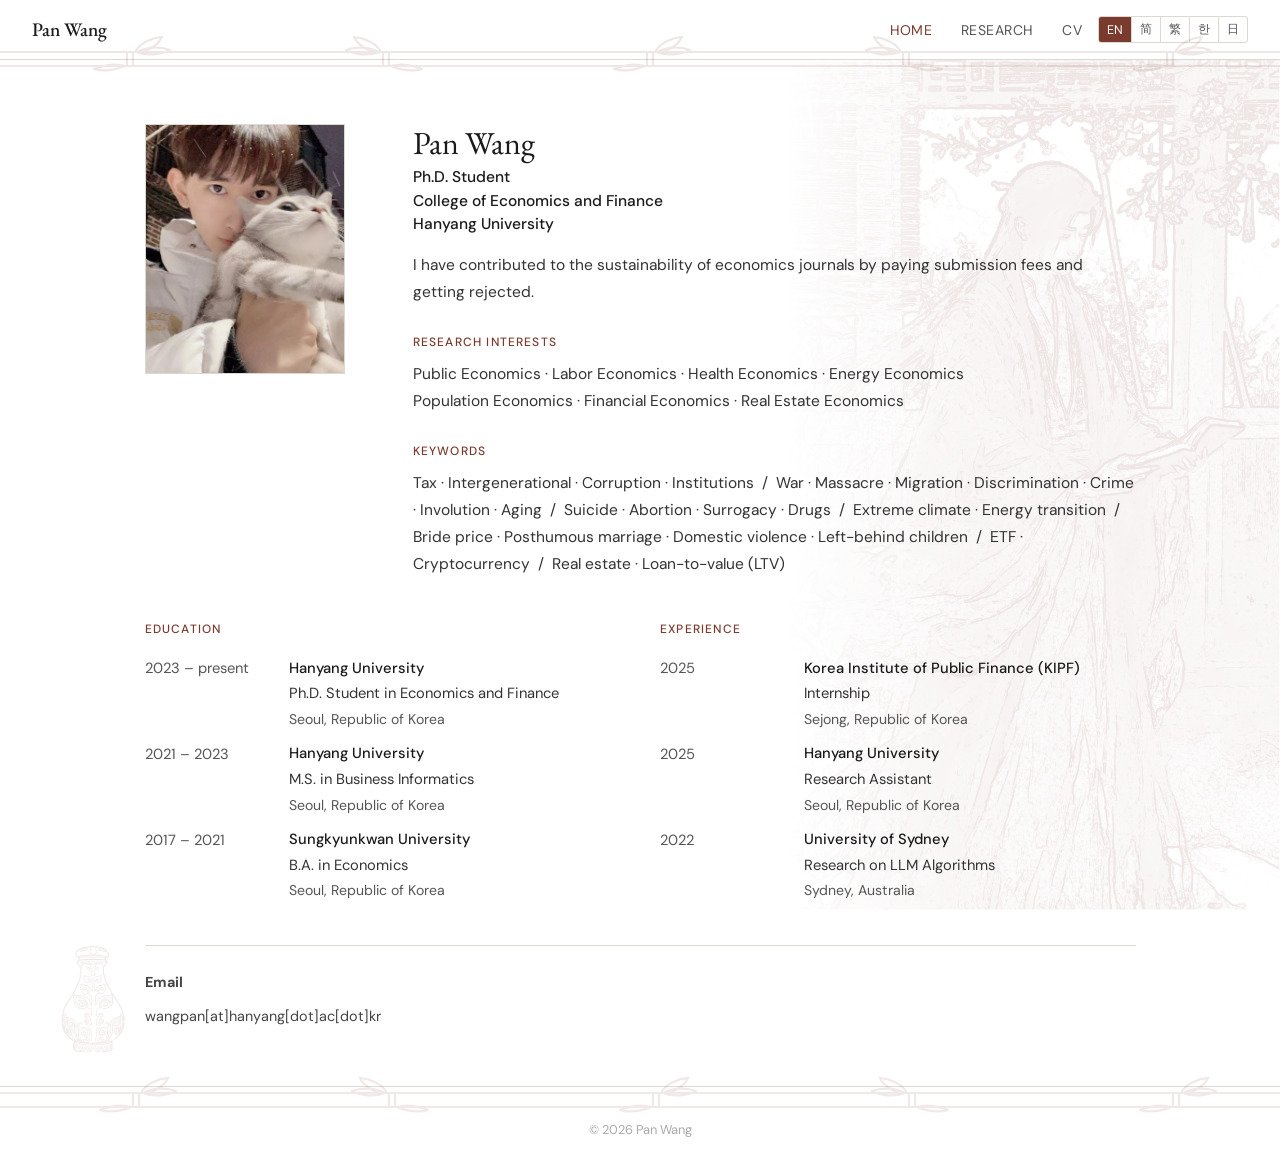
<file: index.html>
<!DOCTYPE html>
<html lang="en">
<head>
  <meta charset="UTF-8" />
  <meta name="viewport" content="width=device-width, initial-scale=1.0"/>
  <meta name="robots" content="noindex, nofollow, noai, noimageai">
  <meta name="googlebot" content="noindex, nofollow">
  <title>Pan Wang | Ph.D. Student</title>
  <meta name="description" content="Pan Wang is a Ph.D. student in the College of Economics and Finance at Hanyang University, working on public economics, labor, health, and population economics.">
  

  <link rel="preconnect" href="https://fonts.googleapis.com">
  <link href="https://fonts.googleapis.com/css2?family=EB+Garamond:ital,wght@0,400;0,500;1,400&family=DM+Sans:wght@300;400;500&display=swap" rel="stylesheet">
  <link rel="stylesheet" href="style.css">
</head>
<body class="lang-en">

  <nav>
    <div class="nav-name"><a href="index.html">Pan Wang</a></div>
    <ul>
      <li><a href="index.html" class="active"><span class="en">Home</span><span class="zh">主页</span><span class="tw">首頁</span><span class="ko">홈</span><span class="ja">ホーム</span></a></li>
      <li><a href="research.html"><span class="en">Research</span><span class="zh">研究</span><span class="tw">研究</span><span class="ko">연구</span><span class="ja">研究</span></a></li>
      <li><a href="cv.html"><span class="en">CV</span><span class="zh">简历</span><span class="tw">履歷</span><span class="ko">이력서</span><span class="ja">履歴書</span></a></li>
    </ul>
    <div class="lang-switch">
      <button data-lang="en" onclick="setLang('en')">EN</button>
      <button data-lang="zh" onclick="setLang('zh')">简</button>
      <button data-lang="tw" onclick="setLang('tw')">繁</button>
      <button data-lang="ko" onclick="setLang('ko')">한</button>
      <button data-lang="ja" onclick="setLang('ja')">日</button>
    </div>
    <button class="menu-toggle" aria-label="Toggle menu">&#9776;</button>
  </nav>

  <main class="home-main">
    <div class="home-layout">
      <div class="home-photo">
        <img src="kikishu.jpg" alt="Pan Wang" style="width:200px; height:250px; object-fit:cover; display:block; border:1px solid #ddd8d0;">
      </div>

      <div class="home-bio">
        <h1>Pan Wang</h1>
        <p class="title-line">
          <span class="en">Ph.D. Student</span><span class="zh">博士生</span><span class="tw">博士生</span><span class="ko">박사과정생</span><span class="ja">博士課程</span><br>
          <span><span class="en">College of Economics and Finance</span><span class="zh">经济与金融学院</span><span class="tw">經濟與金融學院</span><span class="ko">경제금융대학</span><span class="ja">経済金融学部</span></span><br>
          <span><span class="en">Hanyang University</span><span class="zh">汉阳大学</span><span class="tw">漢陽大學</span><span class="ko">한양대학교</span><span class="ja">漢陽大学</span></span>
        </p>

        <p class="en">
          I have contributed to the sustainability of economics journals by paying submission fees and getting rejected.
        </p>
        <p class="zh">
          我通过支付投稿费和被拒稿,为经济学期刊可持续做出了贡献
        </p>
        <p class="tw">
          我透過支付投稿費和被拒稿,為經濟學期刊的永續做出了貢獻。
        </p>
        <p class="ko">
          저는 투고비를 내고 게재 거절을 받으며 경제학 학술지의 지속가능성에 기여해 왔습니다.
        </p>
        <p class="ja">
          私は投稿料を払い、掲載を却下され続けることで、経済学術誌の持続可能性に貢献してきました。
        </p>

        <h3><span class="en">Research Interests</span><span class="zh">研究兴趣</span><span class="tw">研究興趣</span><span class="ko">관심 분야</span><span class="ja">研究関心</span></h3>
        <p>
          <span class="en">Public Economics &middot; Labor Economics &middot; Health Economics &middot; Energy Economics<br>Population Economics &middot; Financial Economics &middot; Real Estate Economics<a class="veiled veiled-tip" href="research.html#occult"> &middot; Occult Economics</a></span>
          <span class="zh">公共经济学 &middot; 劳动经济学 &middot; 健康经济学 &middot; 能源经济学 &middot; 人口经济学 &middot; 金融经济学 &middot; 房地产经济学<a class="veiled veiled-tip" href="research.html#occult"> &middot; 玄幻经济学</a></span>
          <span class="tw">公共經濟學 &middot; 勞動經濟學 &middot; 健康經濟學 &middot; 能源經濟學 &middot; 人口經濟學 &middot; 金融經濟學 &middot; 不動產經濟學<a class="veiled veiled-tip" href="research.html#occult"> &middot; 玄幻經濟學</a></span>
          <span class="ko">공공경제학 &middot; 노동경제학 &middot; 보건경제학 &middot; 에너지경제학<br>인구경제학 &middot; 금융경제학 &middot; 부동산경제학<a class="veiled veiled-tip" href="research.html#occult"> &middot; 오컬트 경제학</a></span>
          <span class="ja">公共経済学 &middot; 労働経済学 &middot; 健康経済学 &middot; エネルギー経済学<br>人口経済学 &middot; 金融経済学 &middot; 不動産経済学<a class="veiled veiled-tip" href="research.html#occult"> &middot; オカルト経済学</a></span>
        </p>

        <h3><span class="en">Keywords</span><span class="zh">关键词</span><span class="tw">關鍵詞</span><span class="ko">키워드</span><span class="ja">キーワード</span></h3>
        <p>
          <span class="en">Tax &middot; Intergenerational &middot; Corruption &middot; Institutions&ensp;/&ensp;War &middot; Massacre &middot; Migration &middot; Discrimination &middot; Crime &middot; Involution &middot; Aging&ensp;/&ensp;Suicide &middot; Abortion &middot; Surrogacy &middot; Drugs&ensp;/&ensp;Extreme climate &middot; Energy transition&ensp;/&ensp;Bride price &middot; Posthumous marriage &middot; Domestic violence &middot; Left-behind children&ensp;/&ensp;ETF &middot; Cryptocurrency&ensp;/&ensp;Real estate &middot; Loan-to-value (LTV)</span>
          <span class="zh">税 &middot; 代际 &middot; 腐败 &middot; 制度&ensp;/&ensp;战争 &middot; 屠杀 &middot; 移民 &middot; 歧视 &middot; 犯罪 &middot; 内卷 &middot; 老龄化&ensp;/&ensp;自杀 &middot; 堕胎 &middot; 代孕 &middot; 毒品<br>极端气候 &middot; 能源转型&ensp;/&ensp;彩礼 &middot; 冥婚 &middot; 家暴 &middot; 留守儿童&ensp;/&ensp;ETF &middot; 加密货币&ensp;/&ensp;房地产 &middot; 贷款价值比(LTV)</span>
          <span class="tw">稅 &middot; 代際 &middot; 腐敗 &middot; 制度&ensp;/&ensp;戰爭 &middot; 屠殺 &middot; 移民 &middot; 歧視 &middot; 犯罪 &middot; 內捲 &middot; 高齡化&ensp;/&ensp;自殺 &middot; 墮胎 &middot; 代孕 &middot; 毒品<br>極端氣候 &middot; 能源轉型&ensp;/&ensp;彩禮 &middot; 冥婚 &middot; 家暴 &middot; 留守兒童&ensp;/&ensp;ETF &middot; 加密貨幣&ensp;/&ensp;房地產 &middot; 貸款成數(LTV)</span>
          <span class="ko">조세 &middot; 세대 간 &middot; 부패 &middot; 제도&ensp;/&ensp;전쟁 &middot; 학살 &middot; 이민 &middot; 차별 &middot; 범죄 &middot; 과잉경쟁 &middot; 고령화&ensp;/&ensp;자살 &middot; 낙태 &middot; 대리출산 &middot; 마약<br>극한기후 &middot; 에너지 전환&ensp;/&ensp;신부대 &middot; 영혼결혼 &middot; 가정폭력 &middot; 잔류아동&ensp;/&ensp;ETF &middot; 암호화폐&ensp;/&ensp;부동산 &middot; 담보인정비율(LTV)</span>
          <span class="ja">税 &middot; 世代間 &middot; 汚職 &middot; 制度&ensp;/&ensp;戦争 &middot; 虐殺 &middot; 移民 &middot; 差別 &middot; 犯罪 &middot; 過当競争 &middot; 高齢化&ensp;/&ensp;自殺 &middot; 中絶 &middot; 代理出産 &middot; 薬物&ensp;/&ensp;極端気候 &middot; エネルギー転換&ensp;/&ensp;花嫁代償 &middot; 冥婚 &middot; 家庭内暴力 &middot; 残された子ども&ensp;/&ensp;ETF &middot; 暗号資産&ensp;/&ensp;不動産 &middot; 融資比率(LTV)</span>
        </p>
      </div>
    </div>

    <div class="page-content">
      <div class="two-col">
        <div>
          <h3><span class="en">Education</span><span class="zh">教育背景</span><span class="tw">教育背景</span><span class="ko">학력</span><span class="ja">学歴</span></h3>
      <div class="cv-block">
        <div class="cv-year"><span class="en">2023 &ndash; present</span><span class="zh">2023 至今</span><span class="tw">2023 至今</span><span class="ko">2023 &ndash; 현재</span><span class="ja">2023 &ndash; 現在</span></div>
        <div>
          <div class="cv-inst"><span class="en">Hanyang University</span><span class="zh">汉阳大学</span><span class="tw">漢陽大學</span><span class="ko">한양대학교</span><span class="ja">漢陽大学</span></div>
          <div class="cv-detail"><span class="en">Ph.D. Student in Economics and Finance</span><span class="zh">经济与金融学博士生</span><span class="tw">經濟與金融學博士生</span><span class="ko">경제금융학 박사과정생</span><span class="ja">経済金融学 博士課程</span></div>
          <div class="cv-place"><span class="en">Seoul, Republic of Korea</span><span class="zh">韩国首尔</span><span class="tw">韓國首爾</span><span class="ko">대한민국 서울</span><span class="ja">韓国・ソウル</span></div>
        </div>
      </div>
      <div class="cv-block">
        <div class="cv-year"><span class="en">2021 &ndash; 2023</span><span class="zh">2021 &ndash; 2023</span><span class="tw">2021 &ndash; 2023</span><span class="ko">2021 &ndash; 2023</span><span class="ja">2021 &ndash; 2023</span></div>
        <div>
          <div class="cv-inst"><span class="en">Hanyang University</span><span class="zh">汉阳大学</span><span class="tw">漢陽大學</span><span class="ko">한양대학교</span><span class="ja">漢陽大学</span></div>
          <div class="cv-detail"><span class="en">M.S. in Business Informatics</span><span class="zh">经营学硕士</span><span class="tw">經營學碩士</span><span class="ko">경영학 석사</span><span class="ja">経営学修士</span></div>
          <div class="cv-place"><span class="en">Seoul, Republic of Korea</span><span class="zh">韩国首尔</span><span class="tw">韓國首爾</span><span class="ko">대한민국 서울</span><span class="ja">韓国・ソウル</span></div>
        </div>
      </div>
      <div class="cv-block">
        <div class="cv-year"><span class="en">2017 &ndash; 2021</span><span class="zh">2017 &ndash; 2021</span><span class="tw">2017 &ndash; 2021</span><span class="ko">2017 &ndash; 2021</span><span class="ja">2017 &ndash; 2021</span></div>
        <div>
          <div class="cv-inst"><span class="en">Sungkyunkwan University</span><span class="zh">成均馆大学</span><span class="tw">成均館大學</span><span class="ko">성균관대학교</span><span class="ja">成均館大学</span></div>
          <div class="cv-detail"><span class="en">B.A. in Economics</span><span class="zh">经济学学士</span><span class="tw">經濟學學士</span><span class="ko">경제학사</span><span class="ja">経済学学士</span></div>
          <div class="cv-place"><span class="en">Seoul, Republic of Korea</span><span class="zh">韩国首尔</span><span class="tw">韓國首爾</span><span class="ko">대한민국 서울</span><span class="ja">韓国・ソウル</span></div>
        </div>
      </div>
        </div>
        <div>
          <h3><span class="en">Experience</span><span class="zh">相关经验</span><span class="tw">相關經驗</span><span class="ko">경력</span><span class="ja">職歴</span></h3>
          <div class="cv-block">
            <div class="cv-year">2025</div>
            <div>
              <div class="cv-inst"><span class="en">Korea Institute of Public Finance (KIPF)</span><span class="zh">韩国税收财政研究院</span><span class="tw">韓國租稅財政研究院</span><span class="ko">한국조세재정연구원</span><span class="ja">韓国租税財政研究院</span></div>
              <div class="cv-detail"><span class="en">Internship</span><span class="zh">实习</span><span class="tw">實習</span><span class="ko">인턴십</span><span class="ja">インターンシップ</span></div>
              <div class="cv-place"><span class="en">Sejong, Republic of Korea</span><span class="zh">韩国世宗</span><span class="tw">韓國世宗</span><span class="ko">대한민국 세종</span><span class="ja">韓国・世宗</span></div>
            </div>
          </div>
          <div class="cv-block">
            <div class="cv-year">2025</div>
            <div>
              <div class="cv-inst"><span class="en">Hanyang University</span><span class="zh">汉阳大学</span><span class="tw">漢陽大學</span><span class="ko">한양대학교</span><span class="ja">漢陽大学</span></div>
              <div class="cv-detail"><span class="en">Research Assistant</span><span class="zh">研究助教</span><span class="tw">研究助教</span><span class="ko">연구조교</span><span class="ja">研究助手</span></div>
              <div class="cv-place"><span class="en">Seoul, Republic of Korea</span><span class="zh">韩国首尔</span><span class="tw">韓國首爾</span><span class="ko">대한민국 서울</span><span class="ja">韓国・ソウル</span></div>
            </div>
          </div>
          <div class="cv-block">
            <div class="cv-year">2022</div>
            <div>
              <div class="cv-inst"><span class="en">University of Sydney</span><span class="zh">悉尼大学</span><span class="tw">雪梨大學</span><span class="ko">시드니 대학교</span><span class="ja">シドニー大学</span></div>
              <div class="cv-detail"><span class="en">Research on LLM Algorithms</span><span class="zh">LLM大模型算法研究</span><span class="tw">LLM大模型演算法研究</span><span class="ko">LLM 대형 언어 모델 알고리즘 연구</span><span class="ja">LLM(大規模言語モデル)アルゴリズム研究</span></div>
              <div class="cv-place"><span class="en">Sydney, Australia</span><span class="zh">澳大利亚悉尼</span><span class="tw">澳洲雪梨</span><span class="ko">호주 시드니</span><span class="ja">オーストラリア・シドニー</span></div>
            </div>
          </div>
        </div>
      </div>

      <div class="contact-block vase-anchor">
        <p><strong><span class="en">Email</span><span class="zh">电子邮箱</span><span class="tw">電子郵件</span><span class="ko">이메일</span><span class="ja">メール</span></strong></p>
        <p>wangpan&#91;at&#93;hanyang&#91;dot&#93;ac&#91;dot&#93;kr</p>
      </div>
    </div>
  </main>

  <footer>
    <p>&copy; 2026 Pan Wang</p>
  </footer>

  <script src="nav.js"></script>
  <script data-goatcounter="https://wangpan.goatcounter.com/count"
          async src="//gc.zgo.at/count.js"></script>
</body>
</html>
</file>
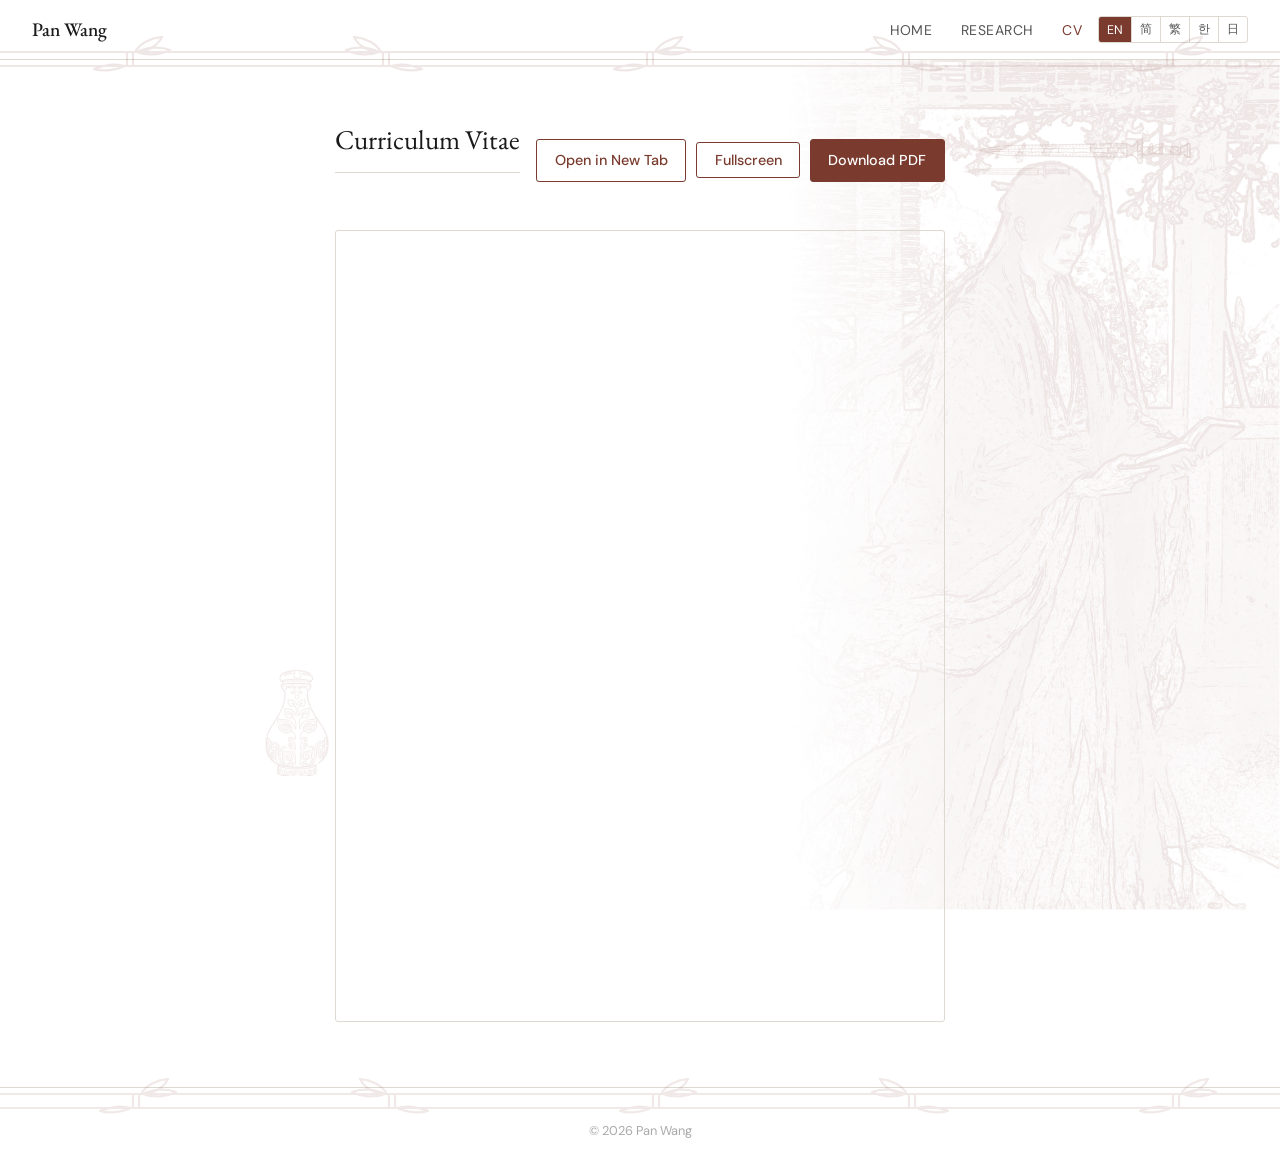
<file: cv.html>
<!DOCTYPE html>
<html lang="en">
<head>
  <meta charset="UTF-8" />
  <meta name="viewport" content="width=device-width, initial-scale=1.0"/>
  <meta name="robots" content="noindex, nofollow, noai, noimageai">
  <meta name="googlebot" content="noindex, nofollow">
  <title>CV | Pan Wang</title>
  <link rel="preconnect" href="https://fonts.googleapis.com">
  <link href="https://fonts.googleapis.com/css2?family=EB+Garamond:ital,wght@0,400;0,500;1,400&family=DM+Sans:wght@300;400;500&display=swap" rel="stylesheet">
  <link rel="stylesheet" href="style.css">
</head>
<body class="lang-en">

  <nav>
    <div class="nav-name"><a href="index.html">Pan Wang</a></div>
    <ul>
      <li><a href="index.html"><span class="en">Home</span><span class="zh">主页</span><span class="tw">首頁</span><span class="ko">홈</span><span class="ja">ホーム</span></a></li>
      <li><a href="research.html"><span class="en">Research</span><span class="zh">研究</span><span class="tw">研究</span><span class="ko">연구</span><span class="ja">研究</span></a></li>
      <li><a href="cv.html" class="active"><span class="en">CV</span><span class="zh">简历</span><span class="tw">履歷</span><span class="ko">이력서</span><span class="ja">履歴書</span></a></li>
    </ul>
    <div class="lang-switch">
      <button data-lang="en" onclick="setLang('en')">EN</button>
      <button data-lang="zh" onclick="setLang('zh')">简</button>
      <button data-lang="tw" onclick="setLang('tw')">繁</button>
      <button data-lang="ko" onclick="setLang('ko')">한</button>
      <button data-lang="ja" onclick="setLang('ja')">日</button>
    </div>
    <button class="menu-toggle" aria-label="Toggle menu">&#9776;</button>
  </nav>

  <main class="page-content cv-page">
    <div class="cv-head">
      <h2><span class="en">Curriculum Vitae</span><span class="zh">简历</span><span class="tw">履歷</span><span class="ko">이력서</span><span class="ja">履歴書</span></h2>
      <div class="cv-actions">
        <a class="cv-fs" href="Pan_Wang_CV.pdf" target="_blank" rel="noopener">
          <span class="en">Open in New Tab</span><span class="zh">新窗口打开</span><span class="tw">新視窗開啟</span><span class="ko">새 탭에서 열기</span><span class="ja">新しいタブで開く</span>
        </a>
        <button class="cv-fs" onclick="cvFullscreen()">
          <span class="en">Fullscreen</span><span class="zh">全屏</span><span class="tw">全螢幕</span><span class="ko">전체 화면</span><span class="ja">全画面</span>
        </button>
        <a class="cv-download" href="Pan_Wang_CV.pdf" download="Pan_Wang_CV.pdf">
          <span class="en">Download PDF</span><span class="zh">下载 PDF</span><span class="tw">下載 PDF</span><span class="ko">PDF 다운로드</span><span class="ja">PDF ダウンロード</span>
        </a>
      </div>
    </div>

    <div class="cv-frame vase-anchor">
      <iframe src="Pan_Wang_CV.pdf#view=FitH" title="Curriculum Vitae — Pan Wang" allowfullscreen></iframe>
    </div>
  </main>

  <footer>
    <p>&copy; 2026 Pan Wang</p>
  </footer>

  <script src="nav.js"></script>
  <script>
    function cvFullscreen() {
      var f = document.querySelector('.cv-frame iframe');
      if (!f) return;
      var req = f.requestFullscreen || f.webkitRequestFullscreen || f.msRequestFullscreen;
      if (req) req.call(f);
    }
  </script>
  <script data-goatcounter="https://wangpan.goatcounter.com/count"
          async src="//gc.zgo.at/count.js"></script>
</body>
</html>
</file>
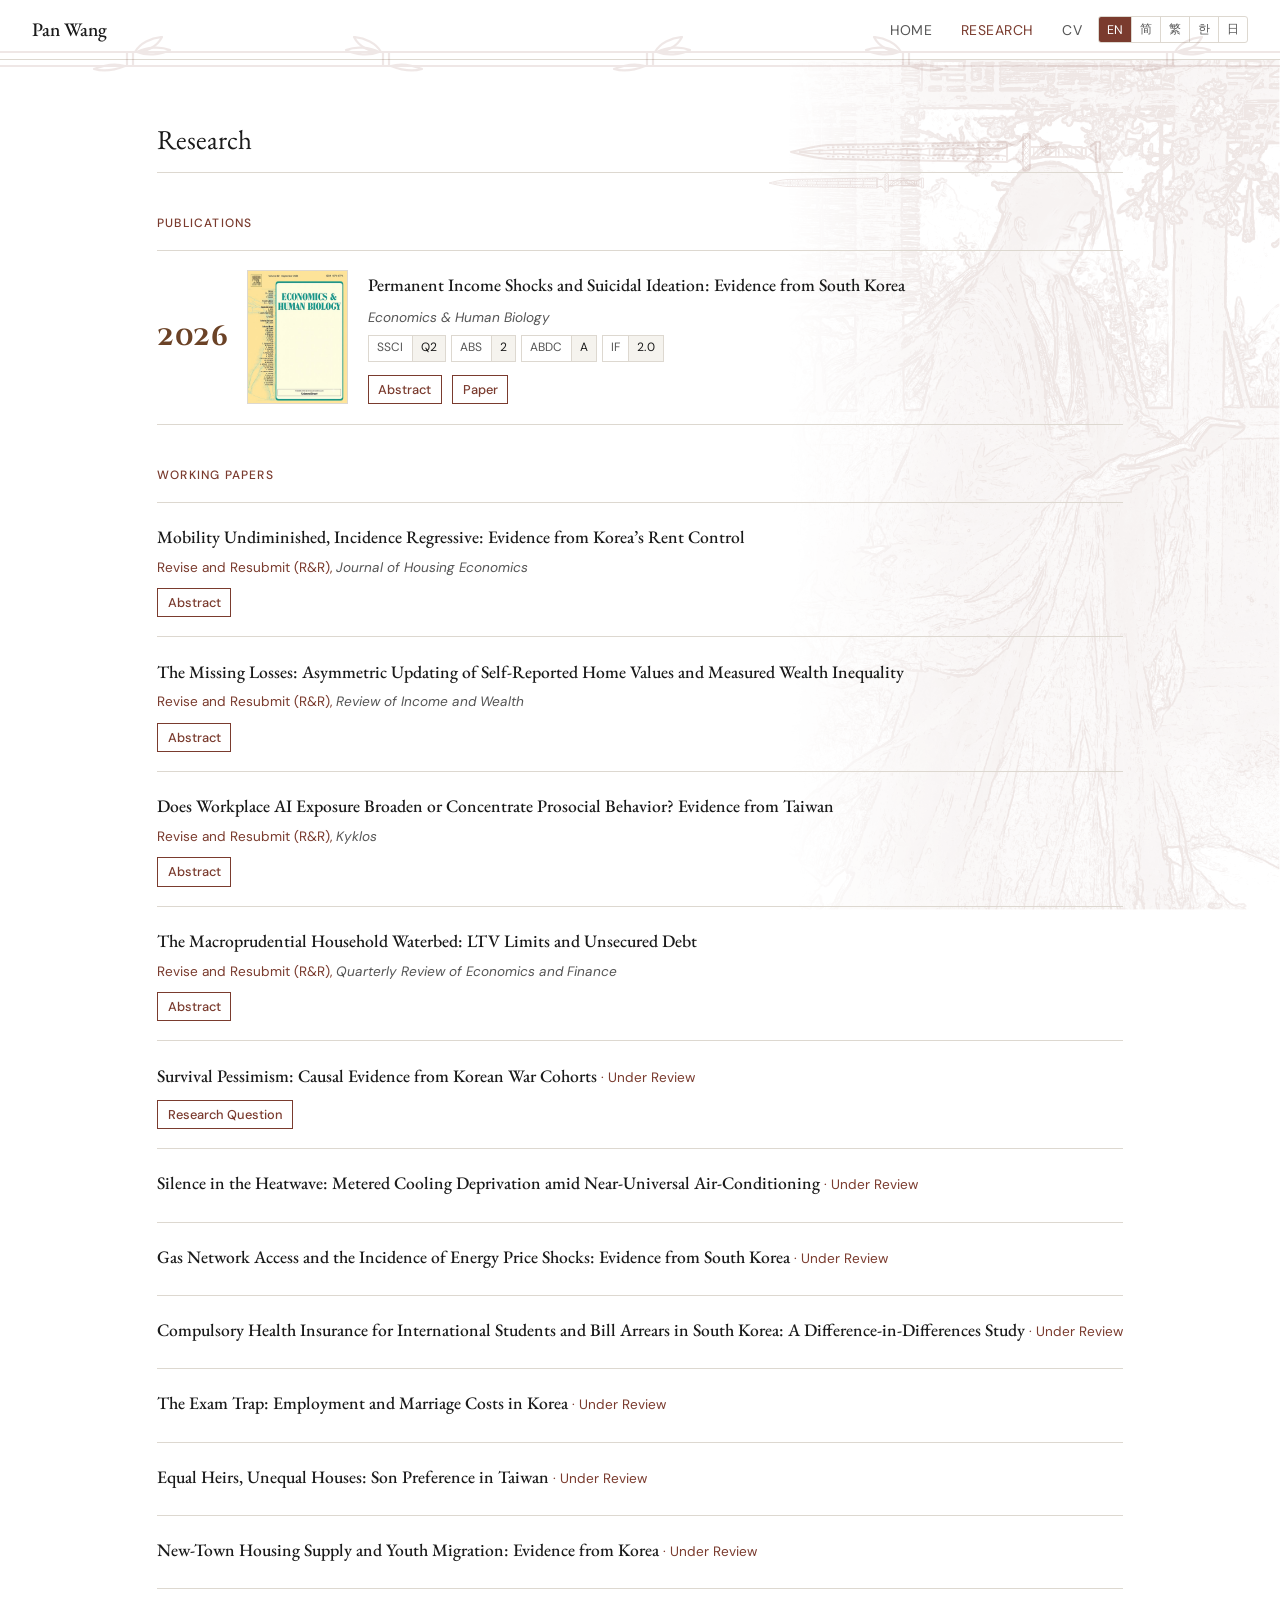
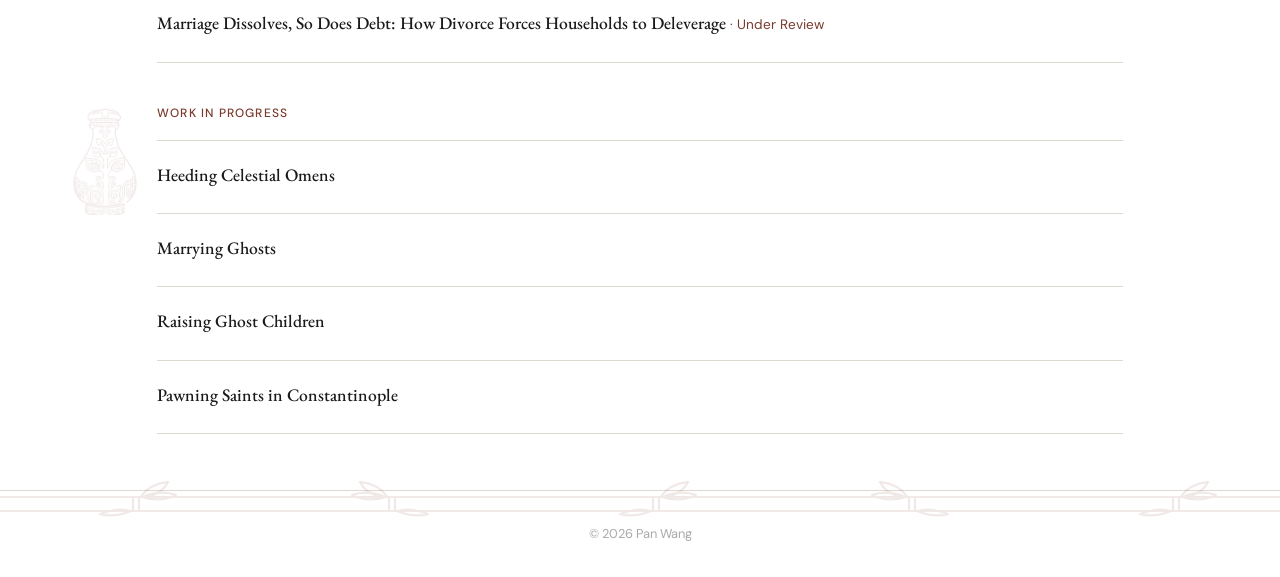
<file: research.html>
<!DOCTYPE html>
<html lang="en">
<head>
  <meta charset="UTF-8" />
  <meta name="viewport" content="width=device-width, initial-scale=1.0"/>
  <meta name="robots" content="noindex, nofollow, noai, noimageai">
  <meta name="googlebot" content="noindex, nofollow">
  <title>Research | Pan Wang</title>
  <link rel="preconnect" href="https://fonts.googleapis.com">
  <link href="https://fonts.googleapis.com/css2?family=Cinzel+Decorative:wght@700&family=EB+Garamond:ital,wght@0,400;0,500;1,400&family=DM+Sans:wght@300;400;500&display=swap" rel="stylesheet">
  <link rel="stylesheet" href="style.css">
</head>
<body class="lang-en">

  <nav>
    <div class="nav-name"><a href="index.html">Pan Wang</a></div>
    <ul>
      <li><a href="index.html"><span class="en">Home</span><span class="zh">主页</span><span class="tw">首頁</span><span class="ko">홈</span><span class="ja">ホーム</span></a></li>
      <li><a href="research.html" class="active"><span class="en">Research</span><span class="zh">研究</span><span class="tw">研究</span><span class="ko">연구</span><span class="ja">研究</span></a></li>
      <li><a href="cv.html"><span class="en">CV</span><span class="zh">简历</span><span class="tw">履歷</span><span class="ko">이력서</span><span class="ja">履歴書</span></a></li>
    </ul>
    <div class="lang-switch">
      <button data-lang="en" onclick="setLang('en')">EN</button>
      <button data-lang="zh" onclick="setLang('zh')">简</button>
      <button data-lang="tw" onclick="setLang('tw')">繁</button>
      <button data-lang="ko" onclick="setLang('ko')">한</button>
      <button data-lang="ja" onclick="setLang('ja')">日</button>
    </div>
    <button class="menu-toggle" aria-label="Toggle menu">&#9776;</button>
  </nav>

  <main class="page-content">
    <h2><span class="en">Research</span><span class="zh">研究</span><span class="tw">研究</span><span class="ko">연구</span><span class="ja">研究</span></h2>

    <h3><span class="en">Publications</span><span class="zh">出版物</span><span class="tw">出版物</span><span class="ko">출판물</span><span class="ja">出版物</span></h3>
    <ul class="paper-list">

      <li class="paper-item pub">
        <div class="pub-row">
          <div class="pub-date">2026</div>
          <div class="pub-cover"><img src="journal_covers/EHB.jpg" alt="Economics &amp; Human Biology"></div>
          <div class="pub-body">
            <span class="paper-title"><span class="en">Permanent Income Shocks and Suicidal Ideation: Evidence from South Korea</span><span class="zh">永久收入冲击与自杀意念:来自韩国的证据</span><span class="tw">永久收入衝擊與自殺意念:來自韓國的證據</span><span class="ko">영구소득 충격과 자살 생각: 한국의 증거</span><span class="ja">恒常所得ショックと自殺念慮:韓国からの証拠</span></span>
            <div class="paper-meta"><span class="venue">Economics &amp; Human Biology</span></div>
            <div class="journal-index"><span class="jx" title="Social Sciences Citation Index, Clarivate Web of Science Core Collection; Economics Q2 (JCR 2025)"><span class="jx-k">SSCI</span><span class="jx-v">Q2</span></span><span class="jx" title="Chartered ABS Academic Journal Guide 2024, Economics: grade 2"><span class="jx-k">ABS</span><span class="jx-v">2</span></span><span class="jx" title="ABDC Journal Quality List 2022: A"><span class="jx-k">ABDC</span><span class="jx-v">A</span></span><span class="jx" title="Journal Impact Factor 2.0 (JCR 2025); 1.9 excluding self-citations"><span class="jx-k">IF</span><span class="jx-v">2.0</span></span></div>
            <div class="paper-links">
              <button class="btn-abstract" onclick="toggleAbstract(this)">Abstract</button>
              <a href="https://doi.org/10.1016/j.ehb.2026.101625" target="_blank" rel="noopener"><span class="en">Paper</span><span class="zh">论文</span><span class="tw">論文</span><span class="ko">논문</span><span class="ja">論文</span></a>
            </div>
          </div>
        </div>
        <div class="paper-abstract">
          <div class="en">
            Who falls into suicidal ideation when income drops? Drawing on the Korea Welfare Panel Study covering 2011 to 2023 and decomposing income into permanent and transitory components, I find the answer is highly concentrated. Transitory income fluctuations leave ideation almost unchanged, while permanent declines are associated with strong and durable increases in ideation, extending the permanent income logic to mental health. Households suffering persistent income declines and renters or the initially poor bear nearly all of the cost: renters carry a gradient roughly five times that of homeowners, and the initially poor several times that of the better-off. Material hardship and depressive symptoms together absorb the bulk of the income-ideation link. Administrative regional records on suicide deaths reproduce the negative income gradient and reveal a pooled male mortality response about six times the female one, even though ideation itself is more prevalent in women, a layered cognition-behaviour pattern with sex-symmetric thoughts but male-predominant lethality. The income-to-ideation gradient is markedly steeper among heavier problem drinkers: an alcohol-disinhibition effect that operates across both sexes at the cognitive level, while the step from ideation to lethal behaviour falls predominantly on men. Together the results identify housing tenure and initial deprivation as the pressure points along which the income-mental-health gradient bites, and where social protection has the greatest scope to act.
            <br><br>
            <em>Keywords: Suicidal ideation, Permanent income, Mental health, Korea Welfare Panel Study, Material hardship, Housing tenure</em>
            <br>
            <em>JEL classification: I12, I14, I32, D31</em>
            <br><br>
            Wang, P. (2026). Permanent income shocks and suicidal ideation: Evidence from South Korea. <em>Economics &amp; Human Biology</em>, 101625. <a href="https://doi.org/10.1016/j.ehb.2026.101625" target="_blank" rel="noopener" style="color:#1a56db;">https://doi.org/10.1016/j.ehb.2026.101625</a>
          </div>
          <div class="zh">
            当收入下降时,谁会陷入自杀意念?基于覆盖 2011 至 2023 年的韩国福利面板研究(Korea Welfare Panel Study),并将收入分解为永久性与暂时性两部分,我发现答案高度集中。暂时性收入波动几乎不改变自杀意念,而永久性收入下降则与自杀意念强烈且持久的上升相关联,将永久收入理论延伸至心理健康领域。承受持续性收入下降的家庭,以及租房者或初始贫困者,承担了几乎全部代价:租房者的梯度约为自有住房者的五倍,初始贫困者则为较富裕者的数倍。物质困难与抑郁症状共同吸收了收入—自杀意念关联的绝大部分。区域行政层面的自杀死亡记录再现了负向收入梯度,并揭示合并样本中男性死亡率反应约为女性的六倍,尽管自杀意念本身在女性中更为普遍——这是一种思维上性别对称、但致死性以男性为主的分层"认知—行为"模式。收入—自杀意念梯度在问题饮酒较严重者中明显更陡:这是一种酒精去抑制效应,在认知层面对两性都起作用,而从意念到致命行为的跨越则主要落在男性身上。总体而言,研究结果将住房产权与初始贫困识别为收入—心理健康梯度发挥作用的压力点,也是社会保障最具发挥空间之处。
            <br><br>
            <em>关键词:自杀意念、永久收入、心理健康、韩国福利面板研究、物质困难、住房产权</em>
            <br>
            <em>JEL 分类:I12, I14, I32, D31</em>
            <br><br>
            Wang, P. (2026). Permanent income shocks and suicidal ideation: Evidence from South Korea. <em>Economics &amp; Human Biology</em>, 101625. <a href="https://doi.org/10.1016/j.ehb.2026.101625" target="_blank" rel="noopener" style="color:#1a56db;">https://doi.org/10.1016/j.ehb.2026.101625</a>
          </div>
          <div class="tw">
            當收入下降時,誰會陷入自殺意念?基於涵蓋 2011 至 2023 年的韓國福利面板研究(Korea Welfare Panel Study),並將收入分解為永久性與暫時性兩部分,我發現答案高度集中。暫時性收入波動幾乎不改變自殺意念,而永久性收入下降則與自殺意念強烈且持久的上升相關聯,將永久收入理論延伸至心理健康領域。承受持續性收入下降的家庭,以及租屋者或初始貧困者,承擔了幾乎全部代價:租屋者的梯度約為自有住房者的五倍,初始貧困者則為較富裕者的數倍。物質困難與憂鬱症狀共同吸收了收入—自殺意念關聯的絕大部分。區域行政層面的自殺死亡記錄再現了負向收入梯度,並揭示合併樣本中男性死亡率反應約為女性的六倍,儘管自殺意念本身在女性中更為普遍——這是一種思維上性別對稱、但致死性以男性為主的分層「認知—行為」模式。收入—自殺意念梯度在問題飲酒較嚴重者中明顯更陡:這是一種酒精去抑制效應,在認知層面對兩性都起作用,而從意念到致命行為的跨越則主要落在男性身上。總體而言,研究結果將住房產權與初始貧困識別為收入—心理健康梯度發揮作用的壓力點,也是社會保障最具發揮空間之處。
            <br><br>
            <em>關鍵詞:自殺意念、永久收入、心理健康、韓國福利面板研究、物質困難、住房產權</em>
            <br>
            <em>JEL 分類:I12, I14, I32, D31</em>
            <br><br>
            Wang, P. (2026). Permanent income shocks and suicidal ideation: Evidence from South Korea. <em>Economics &amp; Human Biology</em>, 101625. <a href="https://doi.org/10.1016/j.ehb.2026.101625" target="_blank" rel="noopener" style="color:#1a56db;">https://doi.org/10.1016/j.ehb.2026.101625</a>
          </div>
          <div class="ko">
            소득이 감소할 때 누가 자살 생각에 빠지는가? 2011년부터 2023년까지의 한국복지패널조사(Korea Welfare Panel Study)를 활용하고 소득을 영구적 요소와 일시적 요소로 분해한 결과, 그 답은 매우 집중되어 있음을 발견한다. 일시적 소득 변동은 자살 생각을 거의 변화시키지 않는 반면, 영구적 소득 감소는 자살 생각의 강하고 지속적인 증가와 연관되어 있어, 영구소득 논리를 정신건강 영역으로 확장한다. 지속적인 소득 감소를 겪는 가구, 그리고 세입자나 초기 빈곤층이 비용의 거의 전부를 부담한다. 세입자의 기울기는 자가 보유자의 약 다섯 배, 초기 빈곤층은 부유층의 여러 배에 달한다. 물질적 어려움과 우울 증상이 함께 소득–자살 생각 연결의 대부분을 흡수한다. 자살 사망에 관한 지역 행정 기록은 음(–)의 소득 기울기를 재현하며, 자살 생각 자체는 여성에게서 더 흔함에도 불구하고 통합 표본에서 남성 사망률 반응이 여성의 약 여섯 배로 나타난다. 이는 생각은 성별 대칭적이지만 치명성은 남성에게 집중되는 층위적 '인지–행동' 패턴이다. 소득–자살 생각 기울기는 문제 음주가 심한 집단에서 뚜렷하게 더 가파르다. 이는 인지 수준에서 양성 모두에게 작용하는 알코올 탈억제 효과인 반면, 자살 생각에서 치명적 행동으로의 이행은 주로 남성에게 집중된다. 종합하면, 연구 결과는 주거 점유 형태와 초기 결핍을 소득–정신건강 기울기가 작동하는 압력 지점이자 사회적 보호가 가장 크게 작용할 수 있는 지점으로 식별한다.
            <br><br>
            <em>키워드: 자살 생각, 영구소득, 정신건강, 한국복지패널조사, 물질적 어려움, 주거 점유 형태</em>
            <br>
            <em>JEL 분류: I12, I14, I32, D31</em>
            <br><br>
            Wang, P. (2026). Permanent income shocks and suicidal ideation: Evidence from South Korea. <em>Economics &amp; Human Biology</em>, 101625. <a href="https://doi.org/10.1016/j.ehb.2026.101625" target="_blank" rel="noopener" style="color:#1a56db;">https://doi.org/10.1016/j.ehb.2026.101625</a>
          </div>
          <div class="ja">
            所得が減少するとき、誰が自殺念慮に陥るのか。2011年から2023年までの韓国福祉パネル調査(Korea Welfare Panel Study)を用い、所得を恒常的要素と一時的要素に分解した結果、その答えは著しく集中していることがわかった。一時的な所得変動は自殺念慮をほとんど変化させない一方、恒常的な所得減少は自殺念慮の強く持続的な増加と関連しており、恒常所得の論理を精神保健の領域へと拡張する。持続的な所得減少に直面する世帯、そして借家人や当初から貧困層にある人々が、そのコストのほぼすべてを負担する。借家人の勾配は持ち家保有者の約5倍、当初貧困層は富裕層の数倍に達する。物質的困窮と抑うつ症状が、所得と自殺念慮の関連の大部分を吸収する。自殺死亡に関する地域行政記録は負の所得勾配を再現し、自殺念慮自体は女性でより多くみられるにもかかわらず、統合標本において男性の死亡反応が女性の約6倍であることを示す。これは、思考は性別に対称的でありながら致死性は男性に偏るという、階層的な「認知—行動」パターンである。所得から自殺念慮への勾配は、問題飲酒が重い層で著しく急峻となる。これは認知の水準で両性に作用するアルコールの脱抑制効果である一方、自殺念慮から致死的行動への移行は主に男性に集中する。総じて、本研究の結果は、住宅の保有形態と初期の剥奪を、所得と精神保健の勾配が強く作用する圧力点であり、社会的保護が最も大きく作用しうる地点として特定する。
            <br><br>
            <em>キーワード: 自殺念慮、恒常所得、精神保健、韓国福祉パネル調査、物質的困窮、住宅の保有形態</em>
            <br>
            <em>JEL 分類: I12, I14, I32, D31</em>
            <br><br>
            Wang, P. (2026). Permanent income shocks and suicidal ideation: Evidence from South Korea. <em>Economics &amp; Human Biology</em>, 101625. <a href="https://doi.org/10.1016/j.ehb.2026.101625" target="_blank" rel="noopener" style="color:#1a56db;">https://doi.org/10.1016/j.ehb.2026.101625</a>
          </div>
        </div>
      </li>

    </ul>

    <h3><span class="en">Working Papers</span><span class="zh">工作论文</span><span class="tw">工作論文</span><span class="ko">워킹 페이퍼</span><span class="ja">ワーキングペーパー</span></h3>
    <ul class="paper-list">

      <li class="paper-item">
        <span class="paper-title"><span class="en">Mobility Undiminished, Incidence Regressive: Evidence from Korea&rsquo;s Rent Control</span><span class="zh">流动性未减,负担累退:来自韩国租金管制的证据</span><span class="tw">流動性未減,負擔累退:來自韓國租金管制的證據</span><span class="ko">이동성은 유지, 부담은 역진적: 한국 임대료 규제의 증거</span><span class="ja">移動性は不変、負担は逆進的:韓国の家賃規制からの証拠</span></span>
        <div class="paper-meta"><span class="status"><span class="en">Revise and Resubmit (R&amp;R), </span><span class="zh">修改后重投 (R&amp;R), </span><span class="tw">修改後重投 (R&amp;R), </span><span class="ko">수정 후 재제출 (R&amp;R), </span><span class="ja">修正再投稿 (R&amp;R), </span></span><em>Journal of Housing Economics</em></div>
        <div class="paper-links">
          <button class="btn-abstract" onclick="toggleAbstract(this)">Abstract</button>
        </div>
        <div class="paper-abstract">
          <div class="en">
            When a government caps rent increases nationwide, how hard does the cap bite, and who ends up paying for it? We answer both questions for Korea&rsquo;s 2020 Housing Lease Protection Act, which capped renewal increases at five percent on a single date, by reading the same reform off both a transaction census of 1.85 million capital-area apartment leases and the Korean Labor and Income Panel Study. On the census we treat the ceiling as a notch and measure the missing mass it generates. Among renewals that invoked the statutory renewal right, almost all settle at or below the cap and at least forty-five percent are constrained, with the bite falling monotonically from cheaper to more expensive units and appearing only when prices rise. The cap is therefore one-sided and state-dependent, and it binds hardest in the affordable segment where poorer tenants concentrate. On the panel the protection does not lock tenants in. Renter mobility rose during the protection window, and the rise is a transition into owner-occupied housing rather than distress relocation. Landlords responded on the contract-type margin, accelerating the conversion of deposit-based jeonse leases toward monthly rent, and this repricing fell disproportionately on older, poorer, less educated and female-headed renters. The protection&rsquo;s incidence is thus regressive, the contract-type burden settling on poorer tenants, even as it averts the lock-in that rent control is conventionally expected to cause.
          </div>
          <div class="zh">
            当政府在全国范围内限制租金涨幅时,这一上限的约束力究竟有多强?最终又由谁承担代价?本文针对韩国 2020 年《住宅租赁保护法》——该法在单一日期将续约涨幅上限设定为百分之五——同时从两套数据回答这两个问题:涵盖首都圈 185 万份公寓租赁的交易普查数据,以及韩国劳动与收入面板调查。在普查数据上,我们把该上限视为一个跳跃点(notch),测度它所造成的缺失质量(missing mass)。在行使法定续约权的续约合同中,几乎全部落在上限或上限以下,且至少百分之四十五受到约束;约束强度从低价房源向高价房源单调递减,并且只在价格上涨时才出现。因此该上限是单向的、状态依赖的,其约束在可负担住房区间最强——而较贫困的租户正集中于此。在面板数据上,这一保护并未把租户锁定在原处。保护期内租户流动性反而上升,且这一上升是向自有住房的迁移,而非困境性搬迁。房东则在合同类型这一边际上作出反应,加速把押金制全租(jeonse)转换为月租,而这一重新定价不成比例地落在年长、贫困、教育程度较低以及女性户主的租户身上。因此该保护的归宿是累退的——合同类型的负担沉降到较贫困的租户身上——尽管它确实避免了租金管制通常被预期会造成的锁定效应。
          </div>
          <div class="tw">
            當政府在全國範圍內限制租金漲幅時,這一上限的約束力究竟有多強?最終又由誰承擔代價?本文針對韓國 2020 年《住宅租賃保護法》——該法在單一日期將續約漲幅上限設定為百分之五——同時從兩套資料回答這兩個問題:涵蓋首都圈 185 萬份公寓租賃的交易普查資料,以及韓國勞動與所得面板調查。在普查資料上,我們把該上限視為一個跳躍點(notch),測度它所造成的缺失質量(missing mass)。在行使法定續約權的續約契約中,幾乎全部落在上限或上限以下,且至少百分之四十五受到約束;約束強度從低價房源向高價房源單調遞減,並且只在價格上漲時才出現。因此該上限是單向的、狀態依賴的,其約束在可負擔住宅區間最強——而較貧困的租戶正集中於此。在面板資料上,這一保護並未把租戶鎖定在原處。保護期內租戶流動性反而上升,且這一上升是向自有住宅的遷移,而非困境性搬遷。房東則在契約類型這一邊際上作出反應,加速把押金制全租(jeonse)轉換為月租,而這一重新定價不成比例地落在年長、貧困、教育程度較低以及女性戶主的租戶身上。因此該保護的歸宿是累退的——契約類型的負擔沉降到較貧困的租戶身上——儘管它確實避免了租金管制通常被預期會造成的鎖定效應。
          </div>
          <div class="ko">
            정부가 전국적으로 임대료 인상률에 상한을 둘 때, 그 상한은 얼마나 강하게 구속하며 결국 누가 그 비용을 부담하는가? 본 연구는 2020년 한국의 주택임대차보호법을 대상으로 이 두 질문에 답한다. 이 법은 단일 시점에 갱신 시 인상률 상한을 5퍼센트로 설정했다. 우리는 동일한 개혁을 수도권 아파트 임대차 185만 건의 실거래 전수 자료와 한국노동패널조사라는 두 자료에서 함께 읽어낸다. 전수 자료에서는 이 상한을 노치(notch)로 간주하고 그것이 만들어내는 결손 질량(missing mass)을 측정한다. 법정 갱신요구권을 행사한 갱신 계약 가운데 거의 전부가 상한 이하에서 체결되며 최소 45퍼센트가 구속을 받는다. 구속의 강도는 저가 주택에서 고가 주택으로 갈수록 단조적으로 감소하며, 가격이 상승할 때에만 나타난다. 따라서 이 상한은 단방향적이고 상태의존적이며, 가난한 세입자가 집중된 저가 주택 구간에서 가장 강하게 구속한다. 패널 자료에서는 이 보호가 세입자를 묶어두지 않는다. 보호 기간 동안 세입자의 이동성은 오히려 상승했으며, 그 상승은 곤궁에 따른 이주가 아니라 자가 보유로의 이행이다. 임대인은 계약 형태라는 여백에서 대응하여 보증금 기반의 전세를 월세로 전환하는 속도를 높였고, 이 재가격책정은 고령, 저소득, 저학력, 여성 가구주 세입자에게 불균형하게 귀착되었다. 따라서 이 보호의 귀착은 역진적이며, 계약 형태의 부담이 더 가난한 세입자에게 내려앉는다. 다만 임대료 규제가 통상 야기할 것으로 예상되는 고착(lock-in)은 회피되었다.
          </div>
          <div class="ja">
            政府が全国一律に家賃の上昇率へ上限を課すとき、その上限はどれほど強く拘束し、最終的に誰が負担するのか。本稿は2020年の韓国・住宅賃貸借保護法を対象に、この二つの問いに答える。同法は単一の時点で更新時の上昇率上限を5パーセントに定めた。同じ改革を、首都圏マンション賃貸借185万件の取引全数データと韓国労働所得パネル調査という二つの資料から読み取る。全数データでは、この上限をノッチ(notch)とみなし、それが生み出す欠損質量(missing mass)を測定する。法定更新請求権を行使した更新契約のうち、ほぼすべてが上限以下で成立し、少なくとも45パーセントが拘束を受ける。拘束の強さは低価格帯から高価格帯へ単調に低下し、価格が上昇する局面でのみ現れる。したがってこの上限は一方向的かつ状態依存的であり、貧しい借家人が集中する低価格帯で最も強く拘束する。パネルデータでは、この保護は借家人を固定しない。保護期間中に借家人の移動性はむしろ上昇し、その上昇は困窮による転居ではなく持ち家への移行である。家主は契約形態という限界で反応し、保証金型のチョンセ(전세)から月払い家賃への転換を加速させた。この価格の付け替えは、高齢・低所得・低学歴・女性世帯主の借家人へ不均衡に帰着した。したがって本保護の帰着は逆進的であり、契約形態の負担はより貧しい借家人に沈殿する。もっとも、家賃規制が通常引き起こすと予想される固定化(lock-in)は回避されている。
          </div>
        </div>
      </li>

      <li class="paper-item">
        <span class="paper-title"><span class="en">The Missing Losses: Asymmetric Updating of Self-Reported Home Values and Measured Wealth Inequality</span><span class="zh">消失的损失:自报房产价值的非对称更新与测度的财富不平等</span><span class="tw">消失的損失:自報房產價值的非對稱更新與測度的財富不平等</span><span class="ko">사라진 손실: 자기보고 주택가격의 비대칭적 갱신과 측정된 부의 불평등</span><span class="ja">消えた損失:自己申告住宅価格の非対称的更新と測定される富の不平等</span></span>
        <div class="paper-meta"><span class="status"><span class="en">Revise and Resubmit (R&amp;R), </span><span class="zh">修改后重投 (R&amp;R), </span><span class="tw">修改後重投 (R&amp;R), </span><span class="ko">수정 후 재제출 (R&amp;R), </span><span class="ja">修正再投稿 (R&amp;R), </span></span><em>Review of Income and Wealth</em></div>
        <div class="paper-links">
          <button class="btn-abstract" onclick="toggleAbstract(this)">Abstract</button>
        </div>
        <div class="paper-abstract">
          <div class="en">
            Owners holding the largest paper losses should record a price fall least completely; in fact they record it most completely. In a Korean panel spanning a boom and bust, self-reported values of the same dwelling track the regional index about one for one, so a level check finds little amiss. The tracking is asymmetric: reports follow rises in full and record half to two thirds of falls. Owners mark to market only when their home&rsquo;s price is visible: apartments trade often and update fully, opaque ones do not, and sales thin out when prices fall. They house 56 percent of the poorest owner quintile against 27 percent of the richest. The survey overstates boom revaluation by two thirds, understates bust losses by a third, and understates the bust-year owner net-worth Gini by seven thousandths. I correct them where an index-based correction is right and show where it is not.
          </div>
          <div class="zh">
            持有最大账面损失的业主本应最不完整地记录价格下跌;事实恰恰相反——他们记录得最为完整。在一套横跨房价上行期与下行期的韩国面板数据中,同一套住房的自报价值与地区价格指数几乎一比一同步,因此仅做水平比对几乎看不出问题。但这种同步是非对称的:自报价值完整跟随上涨,却只记录下跌幅度的一半至三分之二。业主只在自家住房价格可见时才按市值计价:公寓交易频繁、更新充分,不透明住房则不然,且价格下跌时成交本身也随之稀疏。这类不透明住房容纳了最贫困自有房者五分位中的百分之五十六,而在最富裕五分位中仅占百分之二十七。该调查把上行期的重估幅度高估了三分之二,把下行期的损失低估了三分之一,并把下行年份自有房者净资产基尼系数低估了千分之七。本文在基于指数的修正成立之处予以修正,并指出在何处它并不成立。
          </div>
          <div class="tw">
            持有最大帳面損失的屋主本應最不完整地記錄價格下跌;事實恰恰相反——他們記錄得最為完整。在一套橫跨房價上行期與下行期的韓國面板資料中,同一戶住宅的自報價值與地區價格指數幾乎一比一同步,因此僅做水準比對幾乎看不出問題。但這種同步是非對稱的:自報價值完整跟隨上漲,卻只記錄下跌幅度的一半至三分之二。屋主只在自家住宅價格可見時才按市值計價:公寓交易頻繁、更新充分,不透明住宅則不然,且價格下跌時成交本身也隨之稀疏。這類不透明住宅容納了最貧困自有房者五分位中的百分之五十六,而在最富裕五分位中僅占百分之二十七。該調查把上行期的重估幅度高估了三分之二,把下行期的損失低估了三分之一,並把下行年份自有房者淨資產吉尼係數低估了千分之七。本文在基於指數的修正成立之處予以修正,並指出在何處它並不成立。
          </div>
          <div class="ko">
            가장 큰 장부상 손실을 안고 있는 소유자일수록 가격 하락을 가장 불완전하게 기록해야 할 것이다. 그러나 실제로는 이들이 가장 완전하게 기록한다. 호황과 불황을 모두 포괄하는 한국의 패널 자료에서 동일한 주택의 자기보고 가격은 지역 가격지수를 거의 일대일로 추종하며, 따라서 수준을 비교하는 검토만으로는 이상을 거의 발견하지 못한다. 그러나 이 추종은 비대칭적이다. 보고 가격은 상승은 온전히 따라가지만 하락은 절반에서 3분의 2만 기록한다. 소유자는 자기 주택의 가격이 가시적일 때에만 시가평가를 한다. 아파트는 거래가 빈번하여 완전히 갱신되지만 불투명한 주택은 그렇지 않으며, 가격이 하락하면 거래 자체도 희박해진다. 이러한 불투명 주택은 최하위 소유자 5분위의 56퍼센트를 수용하는 반면 최상위 5분위에서는 27퍼센트에 그친다. 이 조사는 호황기의 재평가를 3분의 2만큼 과대평가하고, 불황기의 손실을 3분의 1만큼 과소평가하며, 불황 연도 소유자 순자산 지니계수를 1000분의 7만큼 과소평가한다. 본 연구는 지수에 기반한 보정이 타당한 곳에서는 이를 보정하고, 타당하지 않은 곳이 어디인지를 보인다.
          </div>
          <div class="ja">
            最大の含み損を抱える所有者ほど価格下落を最も不完全にしか記録しないはずである。ところが実際には、彼らこそ最も完全に記録している。好況と不況の双方を含む韓国のパネルデータでは、同一住宅の自己申告価格は地域価格指数をほぼ一対一で追随しており、水準の照合だけではほとんど異常が見つからない。しかしこの追随は非対称である。申告価格は上昇には完全に追随する一方、下落は半分から3分の2しか記録しない。所有者は自宅の価格が可視である場合にのみ時価評価を行う。マンションは取引が頻繁で完全に更新されるが、不透明な住宅はそうではなく、価格が下落すると取引自体も細る。こうした不透明な住宅は、最下位の所有者五分位の56パーセントを収容する一方、最上位五分位では27パーセントにとどまる。本調査は好況期の再評価を3分の2過大に、不況期の損失を3分の1過小に評価し、不況年の所有者純資産ジニ係数を1000分の7過小に評価している。本稿は指数に基づく補正が妥当な箇所ではこれを補正し、妥当でない箇所がどこかを示す。
          </div>
        </div>
      </li>

      <li class="paper-item">
        <span class="paper-title"><span class="en">Does Workplace AI Exposure Broaden or Concentrate Prosocial Behavior? Evidence from Taiwan</span><span class="zh">职场AI暴露会扩大还是集中亲社会行为?来自台湾的证据</span><span class="tw">職場AI暴露會擴大還是集中親社會行為?來自臺灣的證據</span><span class="ko">직장 내 AI 노출은 친사회적 행동을 확장하는가 집중시키는가? 대만의 증거</span><span class="ja">職場のAI暴露は向社会的行動を広げるか集中させるか?台湾からの証拠</span></span>
        <div class="paper-meta"><span class="status"><span class="en">Revise and Resubmit (R&amp;R), </span><span class="zh">修改后重投 (R&amp;R), </span><span class="tw">修改後重投 (R&amp;R), </span><span class="ko">수정 후 재제출 (R&amp;R), </span><span class="ja">修正再投稿 (R&amp;R), </span></span><em>Kyklos</em></div>
        <div class="paper-links">
          <button class="btn-abstract" onclick="toggleAbstract(this)">Abstract</button>
        </div>
        <div class="paper-abstract">
          <div class="en">
            Has the diffusion of large language models reshaped how households allocate prosocial effort? Using a nationally representative Taiwan panel spanning 2008 to 2024 and a predetermined occupational measure of exposure to tasks amenable to language models, we find that workplace exposure broadens rather than concentrates prosocial behavior: it widens the count of distinct prosocial channels by more than it raises the amount given within any one. After the consumer language model era begins, donation participation among more exposed workers rises by about fifteen percentage points. The gains fall with age, are largest in the lowest income tertile, and peak among managers and middle skill craft and service workers, not the information rich professionals, working against the usual socioeconomic gradient in civic participation. Acquaintance contacts rise while close confidants do not, consistent with an expansion of weak tie, bridging social capital. Cheaper information lowers the cost of vetting a new cause, enlarging the consideration set so that households take up more channels rather than deepening the ones they already support.
          </div>
          <div class="zh">
            大语言模型的扩散是否重塑了家庭配置亲社会努力的方式?本文使用覆盖 2008 至 2024 年的台湾全国代表性面板数据,并构造一个事先确定的、衡量职业对"可由语言模型胜任的任务"暴露程度的指标,发现职场暴露拓宽而非集中了亲社会行为:它对不同亲社会渠道数目的扩张,大于对任一单一渠道投入金额的提升。在面向消费者的语言模型时代开启之后,暴露程度较高的劳动者的捐赠参与率上升约十五个百分点。这一增益随年龄递减,在收入最低三分位中最大,并在管理者以及中等技能的技术工与服务业工作者中达到峰值——而非信息资源丰富的专业人士,这与公民参与中惯常的社会经济梯度方向相反。泛泛之交的联系增加而亲密知己并未增加,与弱联系的桥接型社会资本扩张相一致。信息成本下降降低了甄别一项新公益事业的代价,扩大了考虑集,因而家庭选择承接更多渠道,而不是加深既有渠道的投入。
          </div>
          <div class="tw">
            大型語言模型的擴散是否重塑了家庭配置親社會努力的方式?本文使用涵蓋 2008 至 2024 年的臺灣全國代表性面板資料,並建構一個事先決定的、衡量職業對「可由語言模型勝任之任務」暴露程度的指標,發現職場暴露拓寬而非集中了親社會行為:它對不同親社會管道數目的擴張,大於對任一單一管道投入金額的提升。在面向消費者的語言模型時代開啟之後,暴露程度較高的勞動者的捐贈參與率上升約十五個百分點。這一增益隨年齡遞減,在所得最低三分位中最大,並在管理者以及中等技能的技術工與服務業工作者中達到峰值——而非資訊資源豐富的專業人士,這與公民參與中慣常的社會經濟梯度方向相反。泛泛之交的聯繫增加而親密知己並未增加,與弱連結的橋接型社會資本擴張相一致。資訊成本下降降低了甄別一項新公益事業的代價,擴大了考慮集,因而家庭選擇承接更多管道,而非加深既有管道的投入。
          </div>
          <div class="ko">
            대규모 언어모델의 확산은 가구가 친사회적 노력을 배분하는 방식을 재편했는가? 본 연구는 2008년부터 2024년까지를 포괄하는 대만의 전국 대표 패널 자료와, 언어모델이 수행하기 적합한 과업에 대한 직업별 노출도를 사전에 확정한 지표를 이용하여, 직장에서의 노출이 친사회적 행동을 집중시키는 것이 아니라 확장시킨다는 것을 발견한다. 즉 서로 구별되는 친사회적 경로의 수를 넓히는 효과가, 특정 한 경로에 주는 금액을 늘리는 효과보다 크다. 소비자용 언어모델 시대가 시작된 이후, 노출도가 더 높은 노동자의 기부 참여율은 약 15퍼센트포인트 상승한다. 이 효과는 연령이 높아질수록 감소하고, 소득 최하위 3분위에서 가장 크며, 정보 자원이 풍부한 전문직이 아니라 관리자와 중간 숙련의 기능직·서비스직 노동자에게서 정점에 이른다. 이는 시민참여에서 통상 관찰되는 사회경제적 기울기와 반대 방향이다. 지인과의 접촉은 증가하지만 가까운 속내를 나누는 관계는 증가하지 않으며, 이는 약한 연결의 교량형 사회적 자본이 확장되었다는 해석과 부합한다. 정보 비용의 하락은 새로운 공익 활동을 검증하는 비용을 낮추어 고려 집합을 확대하며, 그 결과 가구는 이미 지원하던 경로를 심화하기보다 더 많은 경로를 새로 받아들인다.
          </div>
          <div class="ja">
            大規模言語モデルの普及は、家計が向社会的な努力を配分する仕方を再編したのか。本稿は2008年から2024年までを対象とする台湾の全国代表パネルデータと、言語モデルが担いやすい業務への職業別曝露度をあらかじめ確定した指標を用い、職場での曝露が向社会的行動を集中させるのではなく拡張することを示す。すなわち、互いに異なる向社会的経路の数を広げる効果が、特定の一経路への金額を増やす効果を上回る。消費者向け言語モデルの時代が始まった後、曝露度の高い労働者の寄付参加率は約15パーセントポイント上昇する。この効果は年齢とともに低下し、所得最下位三分位で最も大きく、情報資源に恵まれた専門職ではなく、管理者および中位技能の技能職・サービス職で頂点に達する。これは市民参加において通常観察される社会経済的勾配とは逆方向である。知人との接触は増えるが、内心を打ち明けられる親密な相手は増えておらず、弱い紐帯のブリッジ型社会的資本が拡張したという解釈と整合する。情報費用の低下は新しい公益活動を見極める費用を下げ、考慮集合を拡大するため、家計は既に支援している経路を深めるのではなく、より多くの経路を新たに引き受ける。
          </div>
        </div>
      </li>

      <li class="paper-item">
        <span class="paper-title"><span class="en">The Macroprudential Household Waterbed: LTV Limits and Unsecured Debt</span><span class="zh">宏观审慎的家庭水床效应:LTV上限与无抵押债务</span><span class="tw">宏觀審慎的家庭水床效應:LTV上限與無擔保債務</span><span class="ko">거시건전성의 가계 워터베드 효과: LTV 규제와 무담보 대출</span><span class="ja">マクロプルーデンスの家計ウォーターベッド効果:LTV規制と無担保債務</span></span>
        <div class="paper-meta"><span class="status"><span class="en">Revise and Resubmit (R&amp;R), </span><span class="zh">修改后重投 (R&amp;R), </span><span class="tw">修改後重投 (R&amp;R), </span><span class="ko">수정 후 재제출 (R&amp;R), </span><span class="ja">修正再投稿 (R&amp;R), </span></span><em>Quarterly Review of Economics and Finance</em></div>
        <div class="paper-links">
          <button class="btn-abstract" onclick="toggleAbstract(this)">Abstract</button>
        </div>
        <div class="paper-abstract">
          <div class="en">
            Loan-to-value (LTV) ceilings are a frontline tool for containing household leverage, yet whether they reduce constrained households&rsquo; borrowing or redirect it remains unsettled. I study Korea&rsquo;s August 2017 tightening, whose income-ceiling exemption for first-home buyers generates a regression discontinuity in mortgage access. Using the national Survey of Household Finances and Living Conditions to track balance sheets across the reform, I find the cap does not deleverage the households it binds. For the poorest net-worth quintile, crossing to the tighter side raises the unsecured share of debt by half and the probability of taking on unsecured and high-cost credit by forty percentage points; wealthier households are unaffected. The collateralized leg does not fall measurably, so this is a within-household &lsquo;waterbed&rsquo;: a recomposition toward costlier, uncollateralized debt, concentrated among the least buffered households and invisible in credit aggregates. LTV caps can restrain aggregate mortgages while worsening the most fragile households&rsquo; debt quality.
          </div>
          <div class="zh">
            贷款价值比(LTV)上限是遏制家庭杠杆的一线政策工具,但它究竟减少了受约束家庭的借贷,还是仅仅改变了借贷的去向,至今仍无定论。本文研究韩国 2017 年 8 月的 LTV 收紧政策——该政策对首次购房者设有收入上限豁免,从而在按揭可得性上形成了断点回归设计。利用全国性的家庭金融福利调查追踪改革前后的家庭资产负债表,我发现该上限并未使受其约束的家庭去杠杆。对净资产最低的五分位家庭而言,跨入更严格的一侧使无抵押债务占比上升了一半,使其举借无抵押及高成本信贷的概率上升四十个百分点;较富裕家庭则不受影响。抵押端并未出现可测量的下降,因此这是一种家庭内部的"水床效应":债务结构向成本更高的无抵押债务重组,集中发生在缓冲能力最弱的家庭,且在信贷总量数据中不可见。LTV 上限可以抑制总体按揭规模,却同时恶化了最脆弱家庭的债务质量。
          </div>
          <div class="tw">
            貸款成數(LTV)上限是遏制家庭槓桿的第一線政策工具,但它究竟減少了受約束家庭的借貸,還是僅僅改變了借貸的流向,至今仍無定論。本文研究韓國 2017 年 8 月的 LTV 緊縮政策——該政策對首次購屋者設有所得上限豁免,從而在房貸可得性上形成斷點迴歸設計。運用全國性的家庭金融福利調查追蹤改革前後的家庭資產負債表,我發現該上限並未使受其約束的家庭去槓桿。對淨資產最低的五分位家庭而言,跨入更嚴格的一側使無擔保債務占比上升了一半,使其舉借無擔保及高成本信貸的機率上升四十個百分點;較富裕家庭則不受影響。擔保端並未出現可測量的下降,因此這是一種家庭內部的「水床效應」:債務結構向成本更高的無擔保債務重組,集中發生在緩衝能力最弱的家庭,且在信貸總量數據中不可見。LTV 上限可以抑制整體房貸規模,卻同時惡化了最脆弱家庭的債務品質。
          </div>
          <div class="ko">
            담보인정비율(LTV) 상한은 가계 레버리지를 억제하는 최전선 정책 수단이지만, 그것이 제약을 받는 가구의 차입을 실제로 줄이는지 아니면 단지 차입의 방향을 바꾸는지는 아직 결론이 나지 않았다. 본 연구는 2017년 8월 한국의 LTV 강화 조치를 분석한다. 이 조치는 생애최초 주택구입자에 대한 소득 상한 면제를 두어 주택담보대출 접근성에 회귀불연속을 발생시킨다. 전국 단위 가계금융복지조사를 이용해 개혁 전후의 대차대조표를 추적한 결과, 이 상한은 그것이 구속하는 가구를 디레버리징시키지 못한다. 순자산 최하위 5분위 가구의 경우, 더 엄격한 쪽으로 넘어가면 무담보 부채 비중이 절반만큼 상승하고 무담보 및 고금리 신용을 이용할 확률이 40퍼센트포인트 상승한다. 반면 부유한 가구는 영향을 받지 않는다. 담보 부문은 측정 가능한 수준으로 감소하지 않으므로, 이는 가구 내부의 &lsquo;워터베드&rsquo; 효과이다. 즉 더 비싼 무담보 부채로의 재구성이며, 완충 여력이 가장 부족한 가구에 집중되고 신용 총계 통계에서는 보이지 않는다. LTV 상한은 총량 주택담보대출을 억제하면서도 가장 취약한 가구의 부채 건전성을 악화시킬 수 있다.
          </div>
          <div class="ja">
            融資比率(LTV)上限は家計レバレッジを抑制する第一線の政策手段であるが、それが制約を受ける家計の借入を実際に減らすのか、それとも借入の向き先を変えるだけなのかは、いまだ決着していない。本稿は2017年8月の韓国におけるLTV規制強化を分析する。この措置は初回住宅購入者に所得上限の適用除外を設けており、住宅ローンへのアクセスに回帰不連続を生じさせる。全国規模の家計金融福祉調査を用いて改革前後のバランスシートを追跡した結果、この上限は、それが拘束する家計のデレバレッジをもたらさないことがわかった。純資産が最下位五分位の家計では、より厳しい側へ移ることで無担保債務の比率が半分だけ上昇し、無担保および高コスト信用を利用する確率が40パーセントポイント上昇する。一方、富裕な家計は影響を受けない。担保付きの部分は測定可能なほどには減少しないため、これは家計内部の「ウォーターベッド」効果である。すなわち、より高コストの無担保債務への再構成であり、緩衝余力が最も乏しい家計に集中し、信用集計統計には現れない。LTV上限は住宅ローン総量を抑制しうる一方で、最も脆弱な家計の債務の質を悪化させうる。
          </div>
        </div>
      </li>

      <li class="paper-item">
        <span class="paper-title"><span class="en">Survival Pessimism: Causal Evidence from Korean War Cohorts</span><span class="zh">生存悲观主义:来自朝鲜战争的因果证据</span><span class="tw">生存悲觀主義:來自韓戰的因果證據</span><span class="ko">생존 비관주의: 한국전쟁의 인과적 증거</span><span class="ja">生存悲観主義:朝鮮戦争からの因果的証拠</span><span class="status"> &middot; <span class="en">Under Review</span><span class="zh">评审中</span><span class="tw">審查中</span><span class="ko">심사 중</span><span class="ja">査読中</span></span></span>
        <div class="paper-links">
          <button class="btn-question" onclick="toggleQuestion(this)"><span class="en">Research Question</span><span class="zh">研究问题</span><span class="tw">研究問題</span><span class="ko">연구 질문</span><span class="ja">研究課題</span></button>
        </div>
        <div class="paper-question">
          <img src="war.jpg" alt="Korean War">
          <p class="pq-note"><span class="en">(Conceptual image, unrelated to the research)</span><span class="zh">(概念图,与研究无关)</span><span class="tw">(概念圖,與研究無關)</span><span class="ko">(개념 이미지, 연구와 무관)</span><span class="ja">(概念図、研究とは無関係)</span></p>
          <p>
            <span class="en">Do people who lived through war become more pessimistic, and how does their economic behavior change?</span>
            <span class="zh">经历过战争的人群,会变得更悲观吗?其经济行为会发生怎样的变化?</span>
            <span class="tw">經歷過戰爭的人群,會變得更悲觀嗎?其經濟行為會發生怎樣的變化?</span>
            <span class="ko">전쟁을 겪은 사람들은 더 비관적으로 변하는가? 그리고 그들의 경제 행동은 어떻게 달라지는가?</span>
            <span class="ja">戦争を経験した人々はより悲観的になるのか、そしてその経済行動はどのように変化するのか?</span>
          </p>
        </div>
      </li>

      <li class="paper-item">
        <span class="paper-title"><span class="en">Silence in the Heatwave: Metered Cooling Deprivation amid Near-Universal Air-Conditioning</span><span class="zh">热浪中的沉默:近乎普及的空调下的计量制冷剥夺</span><span class="tw">熱浪中的沉默:近乎普及的空調下的計量製冷剝奪</span><span class="ko">폭염 속의 침묵: 에어컨이 거의 보편화된 가운데의 계량 냉방 박탈</span><span class="ja">熱波の中の沈黙:エアコンがほぼ普及する中での計量冷房剥奪</span><span class="status"> &middot; <span class="en">Under Review</span><span class="zh">评审中</span><span class="tw">審查中</span><span class="ko">심사 중</span><span class="ja">査読中</span></span></span>
      </li>

      <li class="paper-item">
        <span class="paper-title"><span class="en">Gas Network Access and the Incidence of Energy Price Shocks: Evidence from South Korea</span><span class="zh">天然气管网接入与能源价格冲击的归宿:来自韩国的证据</span><span class="tw">天然氣管網接入與能源價格衝擊的歸宿:來自韓國的證據</span><span class="ko">가스 배관망 접근성과 에너지 가격 충격의 귀착: 한국의 증거</span><span class="ja">ガス導管網へのアクセスとエネルギー価格ショックの帰着:韓国からの証拠</span><span class="status"> &middot; <span class="en">Under Review</span><span class="zh">评审中</span><span class="tw">審查中</span><span class="ko">심사 중</span><span class="ja">査読中</span></span></span>
      </li>

      <li class="paper-item">
        <span class="paper-title"><span class="en">Compulsory Health Insurance for International Students and Bill Arrears in South Korea: A Difference-in-Differences Study</span><span class="zh">留学生强制健康保险与韩国的账单拖欠:双重差分研究</span><span class="tw">留學生強制健康保險與韓國的帳單拖欠:差異中之差異研究</span><span class="ko">유학생 건강보험 의무가입과 한국의 요금 체납: 이중차분 연구</span><span class="ja">留学生の健康保険強制加入と韓国における料金滞納:差分の差分法による研究</span><span class="status"> &middot; <span class="en">Under Review</span><span class="zh">评审中</span><span class="tw">審查中</span><span class="ko">심사 중</span><span class="ja">査読中</span></span></span>
      </li>


      <li class="paper-item">
        <span class="paper-title"><span class="en">The Exam Trap: Employment and Marriage Costs in Korea</span><span class="zh">考试陷阱:韩国的就业与婚姻代价</span><span class="tw">考試陷阱:韓國的就業與婚姻代價</span><span class="ko">시험의 덫: 한국의 취업과 결혼 비용</span><span class="ja">試験の罠:韓国における就業と結婚の代償</span><span class="status"> &middot; <span class="en">Under Review</span><span class="zh">评审中</span><span class="tw">審查中</span><span class="ko">심사 중</span><span class="ja">査読中</span></span></span>
      </li>

      <li class="paper-item">
        <span class="paper-title"><span class="en">Equal Heirs, Unequal Houses: Son Preference in Taiwan</span><span class="zh">继承均等,房产不均:台湾的重男轻女</span><span class="tw">繼承均等,房產不均:臺灣的重男輕女</span><span class="ko">상속은 평등, 주택은 불평등: 대만의 남아선호</span><span class="ja">相続は平等、住宅は不平等:台湾における男児選好</span><span class="status"> &middot; <span class="en">Under Review</span><span class="zh">评审中</span><span class="tw">審查中</span><span class="ko">심사 중</span><span class="ja">査読中</span></span></span>
      </li>

      <li class="paper-item">
        <span class="paper-title"><span class="en">New-Town Housing Supply and Youth Migration: Evidence from Korea</span><span class="zh">新城住房供给与青年迁移:来自韩国的证据</span><span class="tw">新城住宅供給與青年遷移:來自韓國的證據</span><span class="ko">신도시 주택 공급과 청년 이동: 한국의 증거</span><span class="ja">ニュータウン住宅供給と若年層の移動:韓国からの証拠</span><span class="status"> &middot; <span class="en">Under Review</span><span class="zh">评审中</span><span class="tw">審查中</span><span class="ko">심사 중</span><span class="ja">査読中</span></span></span>
      </li>

      <li class="paper-item">
        <span class="paper-title"><span class="en">Marriage Dissolves, So Does Debt: How Divorce Forces Households to Deleverage</span><span class="zh">婚姻解体,债务亦然:离婚如何迫使家庭去杠杆</span><span class="tw">婚姻解體,債務亦然:離婚如何迫使家庭去槓桿</span><span class="ko">혼인이 해체되면 부채도 해체된다: 이혼은 어떻게 가계의 디레버리징을 강제하는가</span><span class="ja">婚姻が解消すれば負債も解消する:離婚はいかに家計のデレバレッジを強いるか</span><span class="status"> &middot; <span class="en">Under Review</span><span class="zh">评审中</span><span class="tw">審查中</span><span class="ko">심사 중</span><span class="ja">査読中</span></span></span>
      </li>

    </ul>

    <h3><span class="en">Work in Progress</span><span class="zh">进行中的研究</span><span class="tw">進行中的研究</span><span class="ko">진행 중인 연구</span><span class="ja">進行中の研究</span><span class="veiled" id="occult"> &middot; <span class="en">Occult Economics</span><span class="zh">玄幻经济学</span><span class="tw">玄幻經濟學</span><span class="ko">오컬트 경제학</span><span class="ja">オカルト経済学</span></span></h3>
    <ul class="paper-list">

      <li class="paper-item vase-anchor">
        <span class="paper-title"><span class="en">Heeding Celestial Omens</span><span class="zh">应天兆</span><span class="tw">應天兆</span><span class="ko">천상의 징조에 응하여</span><span class="ja">天の兆しに応じて</span></span>
      </li>

      <li class="paper-item">
        <span class="paper-title"><span class="en">Marrying Ghosts</span><span class="zh">缔冥婚</span><span class="tw">締冥婚</span><span class="ko">영혼결혼을 맺다</span><span class="ja">冥婚を結ぶ</span></span>
      </li>

      <li class="paper-item">
        <span class="paper-title"><span class="en">Raising Ghost Children</span><span class="zh">养鬼童</span><span class="tw">養鬼童</span><span class="ko">귀신 아이를 기르다</span><span class="ja">鬼童を育てる</span></span>
      </li>

      <li class="paper-item">
        <span class="paper-title"><span class="en">Pawning Saints in Constantinople</span><span class="zh">君士坦丁堡:典圣骨</span><span class="tw">君士坦丁堡:典聖骨</span><span class="ko">콘스탄티노플: 성유물을 전당 잡히다</span><span class="ja">コンスタンティノープル:聖遺物を質入れする</span></span>
      </li>

    </ul>
  </main>

  <footer>
    <p>&copy; 2026 Pan Wang</p>
  </footer>

  <script src="nav.js"></script>
  <script data-goatcounter="https://wangpan.goatcounter.com/count"
          async src="//gc.zgo.at/count.js"></script>
</body>
</html>
</file>
<file: style.css>
/* =============================================
   ROOT & RESET
   ============================================= */
:root {
  --ink:       #1a1a1a;
  --muted:     #555;
  --light:     #f5f3ee;
  --white:     #ffffff;
  --accent:    #7a3b2e;       /* deep terracotta — swap freely */
  --border:    #ddd8d0;
  --nav-h:     60px;
  --max-w:     1055px;
  --font-serif: 'EB Garamond', Georgia, serif;
  --font-sans:  'DM Sans', sans-serif;
}

*, *::before, *::after { box-sizing: border-box; margin: 0; padding: 0; }

html { scroll-behavior: smooth; }

body {
  font-family: var(--font-sans);
  font-size: 16px;
  line-height: 1.75;
  color: var(--ink);
  background: var(--white);
  min-height: 100vh;
  display: flex;
  flex-direction: column;
}

a { color: var(--accent); text-decoration: none; }
a:hover { text-decoration: underline; }

/* =============================================
   NAV
   ============================================= */
nav {
  position: sticky;
  top: 0;
  z-index: 100;
  height: var(--nav-h);
  background: var(--white);
  border-bottom: 1px solid var(--border);
  display: flex;
  align-items: center;
  justify-content: flex-start;
  padding: 0 2rem;
  gap: 1rem;
}

.nav-name { margin-right: auto; }

.nav-name a {
  font-family: var(--font-serif);
  font-size: 1.2rem;
  color: var(--ink);
  font-weight: 500;
  white-space: nowrap;
}

nav ul {
  list-style: none;
  display: flex;
  gap: 1.8rem;
}

nav ul a {
  font-size: 0.875rem;
  font-weight: 400;
  letter-spacing: 0.03em;
  color: var(--muted);
  text-transform: uppercase;
  transition: color 0.15s;
}

nav ul a:hover,
nav ul a.active {
  color: var(--accent);
  text-decoration: none;
}

.menu-toggle {
  display: none;
  background: none;
  border: none;
  font-size: 1.4rem;
  cursor: pointer;
  color: var(--ink);
}

.lang-switch {
  display: flex;
  border: 1px solid var(--border);
  border-radius: 3px;
  overflow: hidden;
}
.lang-switch button {
  background: none;
  border: none;
  border-right: 1px solid var(--border);
  cursor: pointer;
  font-family: var(--font-sans);
  font-size: 0.78rem;
  color: var(--muted);
  padding: 0.25rem 0.5rem;
  transition: background 0.15s, color 0.15s;
}
.lang-switch button:last-child { border-right: none; }
.lang-switch button.active { background: var(--accent); color: #fff; }
.lang-switch button:hover:not(.active) { color: var(--accent); }

/* ===== CV page (download + embedded PDF) ===== */
.cv-page { max-width: min(1440px, 94vw); }
.cv-head {
  display: flex;
  align-items: center;
  justify-content: space-between;
  flex-wrap: wrap;
  gap: 1rem;
}
.cv-head h2 { margin-bottom: 0; }
.cv-actions { display: flex; gap: 0.6rem; align-items: center; flex-wrap: wrap; }
.cv-fs {
  font-family: var(--font-sans);
  font-size: 0.9rem;
  font-weight: 500;
  color: var(--accent);
  background: none;
  border: 1px solid var(--accent);
  padding: 0.5rem 1.1rem;
  border-radius: 3px;
  white-space: nowrap;
  cursor: pointer;
  transition: background 0.15s, color 0.15s;
}
.cv-fs:hover { background: var(--accent); color: #fff; }
.cv-download {
  font-family: var(--font-sans);
  font-size: 0.9rem;
  font-weight: 500;
  color: #fff;
  background: var(--accent);
  border: 1px solid var(--accent);
  padding: 0.5rem 1.1rem;
  border-radius: 3px;
  white-space: nowrap;
  transition: background 0.15s, color 0.15s;
}
.cv-download:hover { background: #fff; color: var(--accent); text-decoration: none; }
.cv-frame { margin-top: 1.6rem; }
.cv-frame iframe {
  width: 100%;
  height: 88vh;
  border: 1px solid var(--border);
  border-radius: 3px;
}

/* ===== Home page with appended CV section ===== */
.home-main { flex: 1; }
.home-main .home-layout { flex: none; margin-bottom: 1.5rem; }
.home-main .page-content { margin-top: 0; }

/* ===== Multilingual show/hide (EN / ZH-Hans / ZH-Hant / KO / JA) ===== */
body.lang-en .zh, body.lang-en .tw, body.lang-en .ko, body.lang-en .ja { display: none !important; }
body.lang-zh .en, body.lang-zh .tw, body.lang-zh .ko, body.lang-zh .ja { display: none !important; }
body.lang-tw .en, body.lang-tw .zh, body.lang-tw .ko, body.lang-tw .ja { display: none !important; }
body.lang-ko .en, body.lang-ko .zh, body.lang-ko .tw, body.lang-ko .ja { display: none !important; }
body.lang-ja .en, body.lang-ja .zh, body.lang-ja .tw, body.lang-ja .ko { display: none !important; }

/* =============================================
   HOME LAYOUT
   ============================================= */
.home-layout {
  max-width: var(--max-w);
  margin: 4rem auto;
  padding: 0 2rem;
  display: grid;
  grid-template-columns: 220px 1fr;
  gap: 3rem;
  align-items: start;
  flex: 1;
}

.photo-placeholder {
  width: 200px;
  height: 250px;
  background: var(--light);
  border: 1px solid var(--border);
  display: flex;
  align-items: center;
  justify-content: center;
  color: var(--muted);
  font-size: 0.85rem;
  font-family: var(--font-sans);
}

/* replace placeholder with real image: */
/* .home-photo img { width: 200px; display: block; border: 1px solid var(--border); } */

.home-bio h1 {
  font-family: var(--font-serif);
  font-size: 2rem;
  font-weight: 400;
  margin-bottom: 0.25rem;
  line-height: 1.2;
}

.title-line {
  color: var(--muted);
  font-size: 0.95rem;
  margin-bottom: 1.5rem;
  line-height: 1.5;
}

.title-line span { color: var(--ink); font-weight: 500; }

.home-bio p {
  margin-bottom: 1rem;
  font-size: 0.97rem;
  color: #333;
}

.contact-block {
  margin-top: 2rem;
  padding-top: 1.5rem;
  border-top: 1px solid var(--border);
  font-size: 0.9rem;
  color: #444;
  line-height: 1.8;
}

.contact-block p { margin-bottom: 0.5rem; }

.links-row {
  display: flex;
  flex-wrap: wrap;
  gap: 1rem;
  margin-top: 0.75rem;
}

.links-row a {
  font-size: 0.85rem;
  font-weight: 500;
  color: var(--accent);
  border: 1px solid var(--accent);
  padding: 0.25rem 0.75rem;
  transition: background 0.15s, color 0.15s;
}

.links-row a:hover {
  background: var(--accent);
  color: var(--white);
  text-decoration: none;
}

/* =============================================
   INNER PAGES (CV / Research)
   ============================================= */
.page-content {
  max-width: var(--max-w);
  margin: 3.5rem auto;
  padding: 0 2rem;
  flex: 1;
}

.page-content h2 {
  font-family: var(--font-serif);
  font-size: 1.7rem;
  font-weight: 400;
  margin-bottom: 2rem;
  padding-bottom: 0.5rem;
  border-bottom: 1px solid var(--border);
}

/* Section headers inside pages */
.page-content h3, .home-bio h3 {
  font-family: var(--font-sans);
  font-size: 0.75rem;
  font-weight: 500;
  letter-spacing: 0.1em;
  text-transform: uppercase;
  color: var(--accent);
  margin: 2.5rem 0 1rem;
}
.home-bio h3 { margin: 1.6rem 0 0.5rem; }

/* ---- Paper / Item cards ---- */
.paper-list { list-style: none; }

.paper-item {
  padding: 1.2rem 0;
  border-bottom: 1px solid var(--border);
}

.paper-item:first-child { border-top: 1px solid var(--border); }

.paper-title .status {
  font-family: var(--font-sans);
  font-size: 0.85rem;
  font-weight: 400;
  color: var(--accent);
  white-space: nowrap;
}

.paper-title {
  font-family: var(--font-serif);
  font-size: 1.1rem;
  font-weight: 500;
  color: var(--ink);
  display: block;
  margin-bottom: 0.2rem;
}

.paper-meta {
  font-size: 0.85rem;
  color: var(--muted);
  margin-bottom: 0.5rem;
}

.paper-meta .venue { font-style: italic; }

.paper-meta .status { color: var(--accent); }

/* indexing badges under the journal name; square corners like the
   abstract button, but a muted border palette so they do not read as
   clickable controls sitting above the real ones. Vertical margins are
   left to .pub-body, which spaces all four rows equally. */
.journal-index {
  display: flex;
  flex-wrap: wrap;
  gap: 0.3rem;
}
.jx {
  display: inline-flex;
  align-items: stretch;
  border: 1px solid var(--border);
  font-family: var(--font-sans);
  font-size: 0.75rem;
  line-height: 1.65;
  letter-spacing: 0.02em;
  white-space: nowrap;
}
.jx-k {
  padding: 0.16rem 0.5rem;
  color: var(--muted);
}
.jx-v {
  padding: 0.16rem 0.5rem;
  background: var(--light);
  border-left: 1px solid var(--border);
  color: var(--ink);
}

/* Publication entry with journal cover on the left */
.paper-item.pub { position: relative; }
.paper-item.pub .pub-row { display: flex; gap: 1.2rem; align-items: stretch; }
.pub-date {
  position: absolute;
  top: 1rem;
  right: calc(100% + 3rem);
  font-family: 'Cinzel Decorative', serif;
  font-size: 2rem;
  font-weight: 700;
  color: #6b4226;
  letter-spacing: 0.02em;
  white-space: nowrap;
}
@media (max-width: 1300px) {
  .pub-date {
    position: static;
    align-self: center;
    font-size: 1.7rem;
  }
}
.pub-cover { flex: 0 0 101px; width: 101px; align-self: flex-start; }
.pub-cover img { width: 100%; height: auto; aspect-ratio: 3 / 4; object-fit: cover; display: block; border: 1px solid var(--border); }
/* box-sizing is border-box globally, so the cover's 1px border is already
   inside its 101px width: total height is exactly 101/3*4. The text column
   takes that as a floor and spreads its four rows to fill it, keeping the
   two columns flush without hand-tuned margins */
.pub-body {
  flex: 1 1 auto;
  min-width: 0;
  display: flex;
  flex-direction: column;
  justify-content: space-between;
  gap: 0.3rem;
  min-height: calc(101px / 3 * 4);
}
/* each row's own vertical margin is dropped here so space-between hands
   the three gaps exactly the same height */
.pub-body > * { margin-top: 0; margin-bottom: 0; }
@media (max-width: 680px) {
  .paper-item.pub .pub-row { gap: 0.9rem; }
  .pub-cover { flex-basis: 79px; width: 79px; }
  .pub-body { min-height: calc(79px / 3 * 4); }
}

.paper-abstract {
  font-size: 0.88rem;
  color: #444;
  margin-top: 0.5rem;
  display: none;
}

.paper-abstract.open { display: block; }

.paper-links { margin-top: 0.5rem; }

.paper-links a, .btn-abstract, .btn-question {
  font-size: 0.8rem;
  font-weight: 500;
  color: var(--accent);
  border: 1px solid var(--accent);
  padding: 0.25rem 0.6rem;
  margin-right: 0.4rem;
  cursor: pointer;
  background: none;
  font-family: var(--font-sans);
  transition: background 0.15s, color 0.15s;
  display: inline-block;
  box-sizing: border-box;
  vertical-align: middle;
  line-height: 1.5;
}

.paper-links a:hover, .btn-abstract:hover, .btn-question:hover {
  background: var(--accent);
  color: var(--white);
  text-decoration: none;
}

.paper-question { display: none; margin-top: 0.7rem; }
.paper-question.open { display: block; }
.paper-question img {
  display: block;
  max-width: 520px;
  width: 100%;
  height: auto;
  border: 1px solid var(--border);
  border-radius: 3px;
}
.paper-question p {
  margin-top: 0.6rem;
  font-size: 0.92rem;
  color: #444;
  max-width: 520px;
}

/* ---- CV table style ---- */
.cv-block {
  display: grid;
  grid-template-columns: 120px 1fr;
  gap: 0.3rem 1.5rem;
  margin-bottom: 0.6rem;
  font-size: 0.92rem;
}

.cv-year { color: var(--muted); padding-top: 0.05rem; }

.cv-inst { font-weight: 500; color: var(--ink); }
.cv-detail { color: #333; }
.cv-place { color: var(--muted); font-size: 0.88rem; }

/* Two parallel columns (Education | Experience) */
.two-col {
  display: grid;
  grid-template-columns: 1fr 1fr;
  gap: 1.5rem 2.5rem;
  margin-top: 1.5rem;
}
.two-col h3 { margin-top: 0; }
@media (max-width: 680px) {
  .two-col { grid-template-columns: 1fr; gap: 0; }
  .two-col h3 { margin-top: 1.6rem; }
}

/* ---- Footer ---- */
footer {
  text-align: center;
  font-size: 0.8rem;
  color: #aaa;
  padding: 2rem;
  border-top: 1px solid var(--border);
  margin-top: auto;
}

/* =============================================
   RESPONSIVE
   ============================================= */
@media (max-width: 680px) {
  .home-layout {
    grid-template-columns: 1fr;
    margin: 2rem auto;
  }

  .photo-placeholder { width: 140px; height: 170px; }

  nav ul { display: none; flex-direction: column; position: absolute;
    top: var(--nav-h); left: 0; right: 0; background: var(--white);
    border-bottom: 1px solid var(--border); padding: 1rem 2rem; gap: 0.75rem; }
  nav ul.open { display: flex; }
  .menu-toggle { display: block; }

  .cv-block { grid-template-columns: 80px 1fr; }
}

/* =============================================================
   青竹小轩 ORNAMENTS — appended 2026-08-08
   All decorative layers are pointer-events:none, opacity ≤ 0.12.
   Needs scholar-bg.png + scholar-vase.png next to this file.
   No HTML or nav.js changes required.
   ============================================================= */
/* =============================================================
   ORNAMENTS — 青竹小轩 line work, scholar palette
   ============================================================= */
/* 竹屋屋檐 — the nav rule becomes a bamboo eave beam */
nav::after {
  content:""; position:absolute; left:0; right:0; bottom:-17px; height:40px;
  opacity:0.12; pointer-events:none;
  background-image:url("data:image/svg+xml,%3Csvg xmlns='http://www.w3.org/2000/svg' width='520' height='40' viewBox='0 0 520 40'%3E%3Cg fill='none' stroke='%237a3b2e' stroke-width='2.2' stroke-linejoin='round'%3E%3Cpath d='M0 16H520M0 30H520'/%3E%3Cpath d='M118 16v14M124 16v14'/%3E%3Cpath d='M128 16c10-5 23-6 33-2-10 5-23 6-33 2z'/%3E%3Cpath d='M126 16c5-9 16-14 27-15-5 10-16 15-27 15z'/%3E%3Cpath d='M116 30c-10 4-21 6-31 3 10-4 21-6 31-3z'/%3E%3Cpath d='M374 16v14M380 16v14'/%3E%3Cpath d='M370 16c-10-5-23-6-33-2 10 5 23 6 33 2z'/%3E%3Cpath d='M372 16c-5-9-16-14-27-15 5 10 16 15 27 15z'/%3E%3Cpath d='M382 30c10 4 21 6 31 3-10-4-21-6-31-3z'/%3E%3C/g%3E%3C/svg%3E");
  background-repeat:repeat-x; background-position:9px bottom;
}
footer::after {
  content:""; position:absolute; left:0; right:0; top:-10px; height:40px;
  opacity:0.11; pointer-events:none;
  background-image:url("data:image/svg+xml,%3Csvg xmlns='http://www.w3.org/2000/svg' width='520' height='40' viewBox='0 0 520 40'%3E%3Cg fill='none' stroke='%237a3b2e' stroke-width='2.2' stroke-linejoin='round'%3E%3Cpath d='M0 16H520M0 30H520'/%3E%3Cpath d='M118 16v14M124 16v14'/%3E%3Cpath d='M128 16c10-5 23-6 33-2-10 5-23 6-33 2z'/%3E%3Cpath d='M126 16c5-9 16-14 27-15-5 10-16 15-27 15z'/%3E%3Cpath d='M116 30c-10 4-21 6-31 3 10-4 21-6 31-3z'/%3E%3Cpath d='M374 16v14M380 16v14'/%3E%3Cpath d='M370 16c-10-5-23-6-33-2 10 5 23 6 33 2z'/%3E%3Cpath d='M372 16c-5-9-16-14-27-15 5 10 16 15 27 15z'/%3E%3Cpath d='M382 30c10 4 21 6 31 3-10-4-21-6-31-3z'/%3E%3C/g%3E%3C/svg%3E");
  background-repeat:repeat-x; background-position:15px top;
}
/* 青竹小轩 — the painting, color stripped to terracotta line work, as the backdrop */
body::before {
  content:""; position:fixed; top:10px; right:0; bottom:-10px; width:56.2vh; max-width:60vw;
  opacity:0.12; pointer-events:none; z-index:0;
  background-image:url("scholar-bg.png");
  background-repeat:no-repeat; background-size:auto 100%; background-position:right top;
  -webkit-mask-image:linear-gradient(to left, #000 62%, transparent 98%);
  mask-image:linear-gradient(to left, #000 62%, transparent 98%);
}
/* 掌天瓶 — corner watermark (scholar-vase.png) */
body::after {
  content:""; position:fixed; left:1.6rem; bottom:1.8rem; width:72px; height:120px;
  opacity:0.12; pointer-events:none; z-index:0;
  background-image:url("scholar-vase.png");
  background-repeat:no-repeat; background-size:contain;
}
/* 青竹蜂云剑 — one large + one small, under every h2 rule */
.page-content h2 { position:relative; }
.page-content h2::after {
  content:""; position:absolute; right:0; bottom:-29px; width:356px; height:66px;
  opacity:0.12; pointer-events:none;
  background-image:url("data:image/svg+xml,%3Csvg xmlns='http://www.w3.org/2000/svg' width='340' height='66' viewBox='0 0 340 66'%3E%3Cg fill='none' stroke='%237a3b2e' stroke-width='2' stroke-linejoin='round'%3E%3Cg transform='translate(20 1)'%3E%3Cpath d='M4 18C18 14.4 28 12.2 40 11L220 8v20L40 25C28 23.8 18 21.6 4 18z'/%3E%3Cpath d='M40 13.5L216 10.6M40 22.5L216 25.4' stroke-dasharray='2.4 2.6' stroke-width='1.6'/%3E%3Cpath d='M12 18C17 17.2 24 16.6 32.5 16.1C37.2 16.7 42 16.7 46.7 15.8C52 16.5 57.2 16.5 62.5 15.5C68.3 16.3 74.2 16.3 80 15.2C86 16.1 93.2 16.1 99.2 14.9C105.2 15.9 114 15.9 120 14.6C126 15.7 136.5 15.7 142.5 14.3C148.5 15.5 160.7 15.5 166.7 14.0C172.7 15.3 186.5 15.3 192.5 13.7C198.5 15.1 214 15.1 220 13.4' stroke-width='1.6'/%3E%3Cpath d='M12 18C17 18.8 24 19.4 32.5 19.9C37.2 19.3 42 19.3 46.7 20.2C52 19.5 57.2 19.5 62.5 20.5C68.3 19.7 74.2 19.7 80 20.8C86 19.9 93.2 19.9 99.2 21.1C105.2 20.1 114 20.1 120 21.4C126 20.3 136.5 20.3 142.5 21.7C148.5 20.5 160.7 20.5 166.7 22.0C172.7 20.7 186.5 20.7 192.5 22.3C198.5 20.9 214 20.9 220 22.6' stroke-width='1.6'/%3E%3Cpath d='M32.5 16.1v3.8M46.7 15.8v4.4M62.5 15.5v5.0M80 15.2v5.6M99.2 14.9v6.2M120 14.6v6.8M142.5 14.3v7.4M166.7 14.0v8.0M192.5 13.7v8.6M220 13.4v9.2' stroke-width='1.6'/%3E%3Cpath d='M220 8v20'/%3E%3Cpath d='M220 8c6 5 10 5 16-4M220 28c6-5 10-5 16 4'/%3E%3Cpath d='M223 9.5c4 3.5 7 3.5 10-2M223 26.5c4-3.5 7-3.5 10 2' stroke-width='1.4'/%3E%3Crect x='236' y='-0.7' width='6.8' height='37.4' rx='3'/%3E%3Cpath d='M237 0.5l4.8 5.2l-4.8 5.2l4.8 5.2l-4.8 5.2l4.8 5.2l-4.8 5.2l4.8 5.2M241.8 0.5l-4.8 5.2l4.8 5.2l-4.8 5.2l4.8 5.2l-4.8 5.2l4.8 5.2l-4.8 5.2' stroke-width='1'/%3E%3Cpath d='M242.8 12.9h52v10.2h-52z'/%3E%3Cpath d='M246.8 12.9v10.2M250.8 12.9v10.2M254.8 12.9v10.2M258.8 12.9v10.2M262.8 12.9v10.2M276.8 12.9v10.2M280.8 12.9v10.2M284.8 12.9v10.2M288.8 12.9v10.2' stroke-width='1'/%3E%3Cpath d='M268.8 11.9v12.2M271.8 11.9v12.2' stroke-width='1.4'/%3E%3Cpath d='M243.8 24.5c9-12 20-17 31-16-9 12-20 17-31 16z'/%3E%3Cpath d='M248.8 23.5c6-7 13-10 19-10'/%3E%3Cpath d='M272.8 11.5c7 10 16 14 25 13-7-10-16-15-25-13z'/%3E%3Cpath d='M276.8 12.5c4 6 10 9 16 9'/%3E%3Cpath d='M294.8 14h4v8h-4z'/%3E%3Cpath d='M298.8 13c4 0 7-1.6 10-5M298.8 23c4 0 7 1.6 10 5'/%3E%3Cpath d='M308.8 8h4v20h-4z'/%3E%3Cpath d='M300.8 14c2 1.4 4 2.6 6 3.4M300.8 22c2-1.4 4-2.6 6-3.4' stroke-width='1.4'/%3E%3C/g%3E%3Cg transform='translate(0 41) scale(0.5)'%3E%3Cpath d='M4 18C18 14.4 28 12.2 40 11L220 8v20L40 25C28 23.8 18 21.6 4 18z'/%3E%3Cpath d='M40 13.5L216 10.6M40 22.5L216 25.4' stroke-dasharray='2.4 2.6' stroke-width='1.6'/%3E%3Cpath d='M12 18C17 17.2 24 16.6 32.5 16.1C37.2 16.7 42 16.7 46.7 15.8C52 16.5 57.2 16.5 62.5 15.5C68.3 16.3 74.2 16.3 80 15.2C86 16.1 93.2 16.1 99.2 14.9C105.2 15.9 114 15.9 120 14.6C126 15.7 136.5 15.7 142.5 14.3C148.5 15.5 160.7 15.5 166.7 14.0C172.7 15.3 186.5 15.3 192.5 13.7C198.5 15.1 214 15.1 220 13.4' stroke-width='1.6'/%3E%3Cpath d='M12 18C17 18.8 24 19.4 32.5 19.9C37.2 19.3 42 19.3 46.7 20.2C52 19.5 57.2 19.5 62.5 20.5C68.3 19.7 74.2 19.7 80 20.8C86 19.9 93.2 19.9 99.2 21.1C105.2 20.1 114 20.1 120 21.4C126 20.3 136.5 20.3 142.5 21.7C148.5 20.5 160.7 20.5 166.7 22.0C172.7 20.7 186.5 20.7 192.5 22.3C198.5 20.9 214 20.9 220 22.6' stroke-width='1.6'/%3E%3Cpath d='M32.5 16.1v3.8M46.7 15.8v4.4M62.5 15.5v5.0M80 15.2v5.6M99.2 14.9v6.2M120 14.6v6.8M142.5 14.3v7.4M166.7 14.0v8.0M192.5 13.7v8.6M220 13.4v9.2' stroke-width='1.6'/%3E%3Cpath d='M220 8v20'/%3E%3Cpath d='M220 8c6 5 10 5 16-4M220 28c6-5 10-5 16 4'/%3E%3Cpath d='M223 9.5c4 3.5 7 3.5 10-2M223 26.5c4-3.5 7-3.5 10 2' stroke-width='1.4'/%3E%3Crect x='236' y='-0.7' width='6.8' height='37.4' rx='3'/%3E%3Cpath d='M237 0.5l4.8 5.2l-4.8 5.2l4.8 5.2l-4.8 5.2l4.8 5.2l-4.8 5.2l4.8 5.2M241.8 0.5l-4.8 5.2l4.8 5.2l-4.8 5.2l4.8 5.2l-4.8 5.2l4.8 5.2l-4.8 5.2' stroke-width='1'/%3E%3Cpath d='M242.8 12.9h52v10.2h-52z'/%3E%3Cpath d='M246.8 12.9v10.2M250.8 12.9v10.2M254.8 12.9v10.2M258.8 12.9v10.2M262.8 12.9v10.2M276.8 12.9v10.2M280.8 12.9v10.2M284.8 12.9v10.2M288.8 12.9v10.2' stroke-width='1'/%3E%3Cpath d='M268.8 11.9v12.2M271.8 11.9v12.2' stroke-width='1.4'/%3E%3Cpath d='M243.8 24.5c9-12 20-17 31-16-9 12-20 17-31 16z'/%3E%3Cpath d='M248.8 23.5c6-7 13-10 19-10'/%3E%3Cpath d='M272.8 11.5c7 10 16 14 25 13-7-10-16-15-25-13z'/%3E%3Cpath d='M276.8 12.5c4 6 10 9 16 9'/%3E%3Cpath d='M294.8 14h4v8h-4z'/%3E%3Cpath d='M298.8 13c4 0 7-1.6 10-5M298.8 23c4 0 7 1.6 10 5'/%3E%3Cpath d='M308.8 8h4v20h-4z'/%3E%3Cpath d='M300.8 14c2 1.4 4 2.6 6 3.4M300.8 22c2-1.4 4-2.6 6-3.4' stroke-width='1.4'/%3E%3C/g%3E%3C/g%3E%3C/svg%3E");
  background-repeat:no-repeat;
}
nav, footer { position:relative; z-index:1; }
main { position:relative; z-index:1; }
main > * { position:relative; z-index:1; }

@media (min-width:1300px) {
  body::after { left:2.2rem; bottom:2.2rem; width:83px; height:138px; opacity:0.12; }
}

/* ornaments — small screens */
@media (max-width: 680px) {
  body::after { display: none; }
  .page-content h2::after { width:200px; height:38px; bottom:-19px; background-size:200px 38px; }
}

/* ===== tweaks: vase nearer content; CV swords on the Download row ===== */
body::after { left: max(1.2rem, calc((100vw - 1055px) / 2 - 96px)); }
@media (min-width:1300px) { body::after { left: max(1.2rem, calc((100vw - 1055px) / 2 - 96px)); } }
.cv-page.page-content h2::after { display: none; }
.cv-head { position: relative; }
.cv-head::after {
  content:""; position:absolute; right:0; bottom:-29px; width:356px; height:66px;
  opacity:0.12; pointer-events:none;
  background-image:url("data:image/svg+xml,%3Csvg xmlns='http://www.w3.org/2000/svg' width='340' height='66' viewBox='0 0 340 66'%3E%3Cg fill='none' stroke='%237a3b2e' stroke-width='2' stroke-linejoin='round'%3E%3Cg transform='translate(20 1)'%3E%3Cpath d='M4 18C18 14.4 28 12.2 40 11L220 8v20L40 25C28 23.8 18 21.6 4 18z'/%3E%3Cpath d='M40 13.5L216 10.6M40 22.5L216 25.4' stroke-dasharray='2.4 2.6' stroke-width='1.6'/%3E%3Cpath d='M12 18C17 17.2 24 16.6 32.5 16.1C37.2 16.7 42 16.7 46.7 15.8C52 16.5 57.2 16.5 62.5 15.5C68.3 16.3 74.2 16.3 80 15.2C86 16.1 93.2 16.1 99.2 14.9C105.2 15.9 114 15.9 120 14.6C126 15.7 136.5 15.7 142.5 14.3C148.5 15.5 160.7 15.5 166.7 14.0C172.7 15.3 186.5 15.3 192.5 13.7C198.5 15.1 214 15.1 220 13.4' stroke-width='1.6'/%3E%3Cpath d='M12 18C17 18.8 24 19.4 32.5 19.9C37.2 19.3 42 19.3 46.7 20.2C52 19.5 57.2 19.5 62.5 20.5C68.3 19.7 74.2 19.7 80 20.8C86 19.9 93.2 19.9 99.2 21.1C105.2 20.1 114 20.1 120 21.4C126 20.3 136.5 20.3 142.5 21.7C148.5 20.5 160.7 20.5 166.7 22.0C172.7 20.7 186.5 20.7 192.5 22.3C198.5 20.9 214 20.9 220 22.6' stroke-width='1.6'/%3E%3Cpath d='M32.5 16.1v3.8M46.7 15.8v4.4M62.5 15.5v5.0M80 15.2v5.6M99.2 14.9v6.2M120 14.6v6.8M142.5 14.3v7.4M166.7 14.0v8.0M192.5 13.7v8.6M220 13.4v9.2' stroke-width='1.6'/%3E%3Cpath d='M220 8v20'/%3E%3Cpath d='M220 8c6 5 10 5 16-4M220 28c6-5 10-5 16 4'/%3E%3Cpath d='M223 9.5c4 3.5 7 3.5 10-2M223 26.5c4-3.5 7-3.5 10 2' stroke-width='1.4'/%3E%3Crect x='236' y='-0.7' width='6.8' height='37.4' rx='3'/%3E%3Cpath d='M237 0.5l4.8 5.2l-4.8 5.2l4.8 5.2l-4.8 5.2l4.8 5.2l-4.8 5.2l4.8 5.2M241.8 0.5l-4.8 5.2l4.8 5.2l-4.8 5.2l4.8 5.2l-4.8 5.2l4.8 5.2l-4.8 5.2' stroke-width='1'/%3E%3Cpath d='M242.8 12.9h52v10.2h-52z'/%3E%3Cpath d='M246.8 12.9v10.2M250.8 12.9v10.2M254.8 12.9v10.2M258.8 12.9v10.2M262.8 12.9v10.2M276.8 12.9v10.2M280.8 12.9v10.2M284.8 12.9v10.2M288.8 12.9v10.2' stroke-width='1'/%3E%3Cpath d='M268.8 11.9v12.2M271.8 11.9v12.2' stroke-width='1.4'/%3E%3Cpath d='M243.8 24.5c9-12 20-17 31-16-9 12-20 17-31 16z'/%3E%3Cpath d='M248.8 23.5c6-7 13-10 19-10'/%3E%3Cpath d='M272.8 11.5c7 10 16 14 25 13-7-10-16-15-25-13z'/%3E%3Cpath d='M276.8 12.5c4 6 10 9 16 9'/%3E%3Cpath d='M294.8 14h4v8h-4z'/%3E%3Cpath d='M298.8 13c4 0 7-1.6 10-5M298.8 23c4 0 7 1.6 10 5'/%3E%3Cpath d='M308.8 8h4v20h-4z'/%3E%3Cpath d='M300.8 14c2 1.4 4 2.6 6 3.4M300.8 22c2-1.4 4-2.6 6-3.4' stroke-width='1.4'/%3E%3C/g%3E%3Cg transform='translate(0 41) scale(0.5)'%3E%3Cpath d='M4 18C18 14.4 28 12.2 40 11L220 8v20L40 25C28 23.8 18 21.6 4 18z'/%3E%3Cpath d='M40 13.5L216 10.6M40 22.5L216 25.4' stroke-dasharray='2.4 2.6' stroke-width='1.6'/%3E%3Cpath d='M12 18C17 17.2 24 16.6 32.5 16.1C37.2 16.7 42 16.7 46.7 15.8C52 16.5 57.2 16.5 62.5 15.5C68.3 16.3 74.2 16.3 80 15.2C86 16.1 93.2 16.1 99.2 14.9C105.2 15.9 114 15.9 120 14.6C126 15.7 136.5 15.7 142.5 14.3C148.5 15.5 160.7 15.5 166.7 14.0C172.7 15.3 186.5 15.3 192.5 13.7C198.5 15.1 214 15.1 220 13.4' stroke-width='1.6'/%3E%3Cpath d='M12 18C17 18.8 24 19.4 32.5 19.9C37.2 19.3 42 19.3 46.7 20.2C52 19.5 57.2 19.5 62.5 20.5C68.3 19.7 74.2 19.7 80 20.8C86 19.9 93.2 19.9 99.2 21.1C105.2 20.1 114 20.1 120 21.4C126 20.3 136.5 20.3 142.5 21.7C148.5 20.5 160.7 20.5 166.7 22.0C172.7 20.7 186.5 20.7 192.5 22.3C198.5 20.9 214 20.9 220 22.6' stroke-width='1.6'/%3E%3Cpath d='M32.5 16.1v3.8M46.7 15.8v4.4M62.5 15.5v5.0M80 15.2v5.6M99.2 14.9v6.2M120 14.6v6.8M142.5 14.3v7.4M166.7 14.0v8.0M192.5 13.7v8.6M220 13.4v9.2' stroke-width='1.6'/%3E%3Cpath d='M220 8v20'/%3E%3Cpath d='M220 8c6 5 10 5 16-4M220 28c6-5 10-5 16 4'/%3E%3Cpath d='M223 9.5c4 3.5 7 3.5 10-2M223 26.5c4-3.5 7-3.5 10 2' stroke-width='1.4'/%3E%3Crect x='236' y='-0.7' width='6.8' height='37.4' rx='3'/%3E%3Cpath d='M237 0.5l4.8 5.2l-4.8 5.2l4.8 5.2l-4.8 5.2l4.8 5.2l-4.8 5.2l4.8 5.2M241.8 0.5l-4.8 5.2l4.8 5.2l-4.8 5.2l4.8 5.2l-4.8 5.2l4.8 5.2l-4.8 5.2' stroke-width='1'/%3E%3Cpath d='M242.8 12.9h52v10.2h-52z'/%3E%3Cpath d='M246.8 12.9v10.2M250.8 12.9v10.2M254.8 12.9v10.2M258.8 12.9v10.2M262.8 12.9v10.2M276.8 12.9v10.2M280.8 12.9v10.2M284.8 12.9v10.2M288.8 12.9v10.2' stroke-width='1'/%3E%3Cpath d='M268.8 11.9v12.2M271.8 11.9v12.2' stroke-width='1.4'/%3E%3Cpath d='M243.8 24.5c9-12 20-17 31-16-9 12-20 17-31 16z'/%3E%3Cpath d='M248.8 23.5c6-7 13-10 19-10'/%3E%3Cpath d='M272.8 11.5c7 10 16 14 25 13-7-10-16-15-25-13z'/%3E%3Cpath d='M276.8 12.5c4 6 10 9 16 9'/%3E%3Cpath d='M294.8 14h4v8h-4z'/%3E%3Cpath d='M298.8 13c4 0 7-1.6 10-5M298.8 23c4 0 7 1.6 10 5'/%3E%3Cpath d='M308.8 8h4v20h-4z'/%3E%3Cpath d='M300.8 14c2 1.4 4 2.6 6 3.4M300.8 22c2-1.4 4-2.6 6-3.4' stroke-width='1.4'/%3E%3C/g%3E%3C/g%3E%3C/svg%3E"); background-repeat:no-repeat;
}
@media (max-width:680px) {
  .cv-head::after { width:200px; height:38px; bottom:-19px; background-size:200px 38px; }
}

/* ===== tweaks v2: smaller vase, raised; CV swords to the right of Download ===== */
body::after {
  left: max(1.2rem, calc((100vw - 1055px) / 2 - 78px));
  bottom: 22vh; top: auto; width: 56px; height: 93px;
}
@media (min-width:1300px) {
  body::after {
    left: max(1.2rem, calc((100vw - 1055px) / 2 - 78px));
    bottom: 24vh; top: auto; width: 64px; height: 107px;
  }
}
.cv-head::after {
  right: auto; left: 100%; margin-left: 14px;
  top: 50%; bottom: auto; transform: translateY(-50%);
  width: 240px; height: 45px; background-size: 240px 45px;
}
@media (max-width:680px) {
  .cv-head::after { display: none; }
}

/* ===== tweaks v3: vase back down (not raised) ===== */
body::after { bottom: 2vh; top: auto; }
@media (min-width:1300px) { body::after { bottom: 2vh; top: auto; } }

/* ===== tweaks v4: vase mid height ===== */
body::after { bottom: 12vh; top: auto; }
@media (min-width:1300px) { body::after { bottom: 12vh; top: auto; } }

/* ===== tweaks v5: vase scrolls with page (absolute, like the swords) ===== */
body { position: relative; }
body::after { position: absolute; top: 78vh; bottom: auto; }
@media (min-width:1300px) { body::after { position: absolute; top: 76vh; bottom: auto; } }

/* ===== tweaks v6: vase pinned to the left of Email / 应天兆 / CV preview ===== */
body::after { display: none; }
.vase-anchor { position: relative; }
.vase-anchor::before {
  content:""; position:absolute; left:-84px; top:0;
  width:64px; height:107px; opacity:0.12; pointer-events:none; z-index:0;
  background-image:url("scholar-vase.png"); background-repeat:no-repeat; background-size:contain;
}
@media (max-width:680px) { .vase-anchor::before { display:none; } }

/* ===== tweaks v7: per-anchor vertical nudge ===== */
.paper-item.vase-anchor::before { top: -2px; }
.cv-frame.vase-anchor::before { top: 40px; }

/* ===== tweaks v8: CV vase lower ===== */
.cv-frame.vase-anchor::before { top: 60px; }

/* ===== tweaks v9: CV vase lower again ===== */
.cv-frame.vase-anchor::before { top: 80px; }

/* ===== tweaks v10: CV vase visible (was off-screen left) ===== */
.cv-frame.vase-anchor::before { top: 80px; left: -50px; z-index: 2; }

/* ===== tweaks v11: CV vase left5 down20; research vase up3 ===== */
.cv-frame.vase-anchor::before { top: 100px; left: -55px; }
.paper-item.vase-anchor::before { top: -5px; }

/* ===== tweaks v12: vase nudge + fix mobile nav above photo ===== */
.cv-frame.vase-anchor::before { top: 120px; left: -60px; }
.paper-item.vase-anchor::before { top: -8px; }
nav { position: sticky; top: 0; z-index: 100; }

/* ===== tweaks v13: CV left5 down20; research up3 ===== */
.cv-frame.vase-anchor::before { top: 140px; left: -65px; }
.paper-item.vase-anchor::before { top: -11px; }

/* ===== tweaks v14: CV left5; research up5 ===== */
.cv-frame.vase-anchor::before { top: 140px; left: -70px; }
.paper-item.vase-anchor::before { top: -16px; }

/* ===== tweaks v15: research vase up 10px ===== */
.paper-item.vase-anchor::before { top: -26px; }

/* ===== tweaks v16: research up3; CV down50 ===== */
.paper-item.vase-anchor::before { top: -29px; }
.cv-frame.vase-anchor::before { top: 190px; left: -70px; }

/* ===== tweaks v17: research up3; CV down100 ===== */
.paper-item.vase-anchor::before { top: -32px; }
.cv-frame.vase-anchor::before { top: 290px; left: -70px; }

/* ===== tweaks v18: CV down 250 ===== */
.cv-frame.vase-anchor::before { top: 540px; left: -70px; }

/* ===== tweaks v19: CV vase up100; strengthen mobile nav above photo ===== */
.cv-frame.vase-anchor::before { top: 440px; left: -70px; }
nav { z-index: 200; }
nav ul { z-index: 200; }
@media (max-width: 680px) {
  nav { z-index: 200; }
  nav ul, nav ul.open { z-index: 200; background: var(--white); }
  .home-photo img { width: 150px !important; height: 188px !important; }
}

/* ===== research-question image larger ===== */
.paper-question img { max-width: 720px; }
.paper-question p { max-width: 720px; }

/* ===== research-question image 900px ===== */
.paper-question img { max-width: 900px; }
.paper-question p { max-width: 900px; }

/* ===== research-question caption note ===== */
.paper-question .pq-note { font-size: 0.8rem; font-style: italic; color: var(--muted); margin-top: 0.4rem; }

/* ===== research sword up 2px ===== */
.page-content h2::after { bottom: -27px; }

/* ===== veiled research interest: invisible until hovered, then a left-to-right gradient ===== */
.veiled {
  position: relative;
  color: transparent;
  cursor: default;
  text-decoration: none;
  scroll-margin-top: 90px;
  -webkit-tap-highlight-color: transparent;
}
a.veiled:hover { cursor: pointer; text-decoration: none; }
.veiled:target,
.veiled:hover {
  background-image: linear-gradient(90deg, #c0392b, #e67e22, #27ae60, #2980b9, #8e44ad, #c0392b);
  background-size: 200% 100%;
  -webkit-background-clip: text;
  background-clip: text;
  -webkit-text-fill-color: transparent;
  color: transparent;
  animation: veilFlow 2.5s linear infinite;
}
@keyframes veilFlow {
  from { background-position: 200% 50%; }
  to   { background-position: 0% 50%; }
}
@media (prefers-reduced-motion: reduce) {
  .veiled:target,
  .veiled:hover { animation: none; }
}
.veiled::selection { color: var(--accent); background: var(--light); }
.veiled::-moz-selection { color: var(--accent); background: var(--light); }

/* the easter egg speaks up once it is found */
.veiled-tip:hover::after {
  content: "Congratulations, you found the legendary hidden research easter egg!\AThis is a QJE level long term project!!!";
  white-space: pre;
  position: absolute;
  left: 50%;
  bottom: calc(100% + 10px);
  transform: translateX(-50%);
  background: var(--ink);
  color: #fff;
  -webkit-text-fill-color: #fff;
  font-family: var(--font-sans);
  font-size: 0.78rem;
  font-weight: 400;
  line-height: 1.7;
  letter-spacing: 0;
  text-align: center;
  padding: 0.55rem 0.9rem;
  border-radius: 4px;
  box-shadow: 0 6px 22px rgba(0, 0, 0, 0.28);
  background-image: none;
  animation: none;
  pointer-events: none;
  z-index: 300;
}
body.lang-zh .veiled-tip:hover::after { content: "恭喜你，寻找到了传说中的隐藏研究彩蛋!\A这是 QJE level 的长期项目!!!"; }
body.lang-tw .veiled-tip:hover::after { content: "恭喜你，尋找到了傳說中的隱藏研究彩蛋!\A這是 QJE level 的長期計畫!!!"; }
body.lang-ko .veiled-tip:hover::after { content: "축하합니다, 전설의 숨겨진 연구 이스터에그를 찾았습니다!\A이것은 QJE level 장기 프로젝트입니다!!!"; }
body.lang-ja .veiled-tip:hover::after { content: "おめでとうございます、伝説の隠し研究イースターエッグを発見!\Aこれは QJE level の長期プロジェクトです!!!"; }
@media (max-width: 680px) {
  .veiled-tip:hover::after { font-size: 0.62rem; padding: 0.45rem 0.7rem; }
}
</file>
